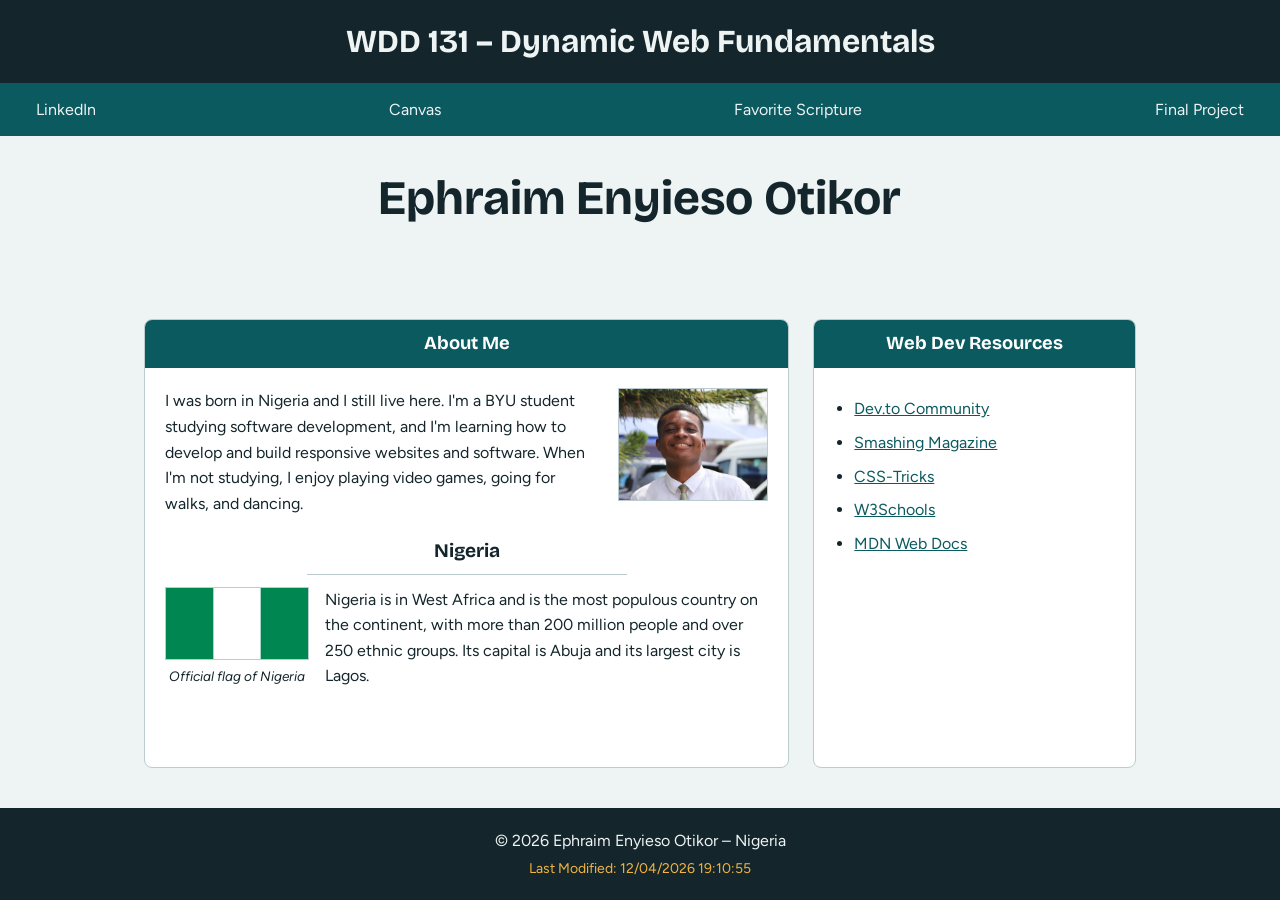
<file: index.html>
<!DOCTYPE html>
<html lang="en">
<head>
  <meta charset="UTF-8">
  <meta name="viewport" content="width=device-width, initial-scale=1">
  <title>WDD 131 – Dynamic Web Fundamentals – Ephraim Enyieso Otikor</title>
  <meta name="description" content="WDD 131 – Dynamic Web Fundamentals home page of Ephraim Enyieso Otikor, a BYU software student learning HTML, CSS, JavaScript, and responsive design.">
  <meta name="author" content="Ephraim Enyieso Otikor">
  <link rel="preconnect" href="https://fonts.googleapis.com">
  <link rel="preconnect" href="https://fonts.gstatic.com" crossorigin>
  <link href="https://fonts.googleapis.com/css2?family=Bricolage+Grotesque:wght@600;700&family=Figtree:wght@400;600&display=swap" rel="stylesheet">
  <link rel="stylesheet" href="styles/base.css">
  <script src="scripts/getdates.js" defer></script>
</head>
<body>
  <header>
    <span id="course-title">WDD 131 – Dynamic Web Fundamentals</span>
    <nav>
      <a href="https://www.linkedin.com/in/ephraim-otikor-4648b6253" target="_blank" rel="noopener">LinkedIn</a>
      <a href="https://byupw.instructure.com/" target="_blank" rel="noopener">Canvas</a>
      <a href="https://www.churchofjesuschrist.org/study/scriptures/bofm/mosiah/2?lang=eng&id=p41#p41" target="_blank" rel="noopener">Favorite Scripture</a>
      <a href="#">Final Project</a>
    </nav>
  </header>

  <main>
    <h1>Ephraim Enyieso Otikor</h1>

    <section class="card">
      <h2>About Me</h2>
      <div class="card-body">
        <div class="intro">
          <img class="portrait" src="images/ephraim.webp" alt="Ephraim smiling outdoors in a white shirt and green tie" width="300" height="400">
          <p>I was born in Nigeria and I still live here. I'm a BYU student studying software development, and I'm learning how to develop and build responsive websites and software. When I'm not studying, I enjoy playing video games, going for walks, and dancing.</p>
        </div>

        <div class="location">
          <h3>Nigeria</h3>
          <div class="location-body">
            <figure>
              <img src="images/nigeria-flag.svg" alt="Flag of Nigeria: green, white, and green vertical stripes" width="300" height="150">
              <figcaption>Official flag of Nigeria</figcaption>
            </figure>
            <p>Nigeria is in West Africa and is the most populous country on the continent, with more than 200 million people and over 250 ethnic groups. Its capital is Abuja and its largest city is Lagos.</p>
          </div>
        </div>
      </div>
    </section>

    <section class="card resources">
      <h2>Web Dev Resources</h2>
      <div class="card-body">
        <ul>
          <li><a href="https://dev.to/" target="_blank" rel="noopener">Dev.to Community</a></li>
          <li><a href="https://www.smashingmagazine.com/" target="_blank" rel="noopener">Smashing Magazine</a></li>
          <li><a href="https://css-tricks.com/" target="_blank" rel="noopener">CSS-Tricks</a></li>
          <li><a href="https://www.w3schools.com/" target="_blank" rel="noopener">W3Schools</a></li>
          <li><a href="https://developer.mozilla.org/" target="_blank" rel="noopener">MDN Web Docs</a></li>
        </ul>
      </div>
    </section>
  </main>

  <footer>
    <p>&copy; <span id="currentyear"></span> Ephraim Enyieso Otikor – Nigeria</p>
    <p id="lastModified"></p>
  </footer>
</body>
</html>
</file>
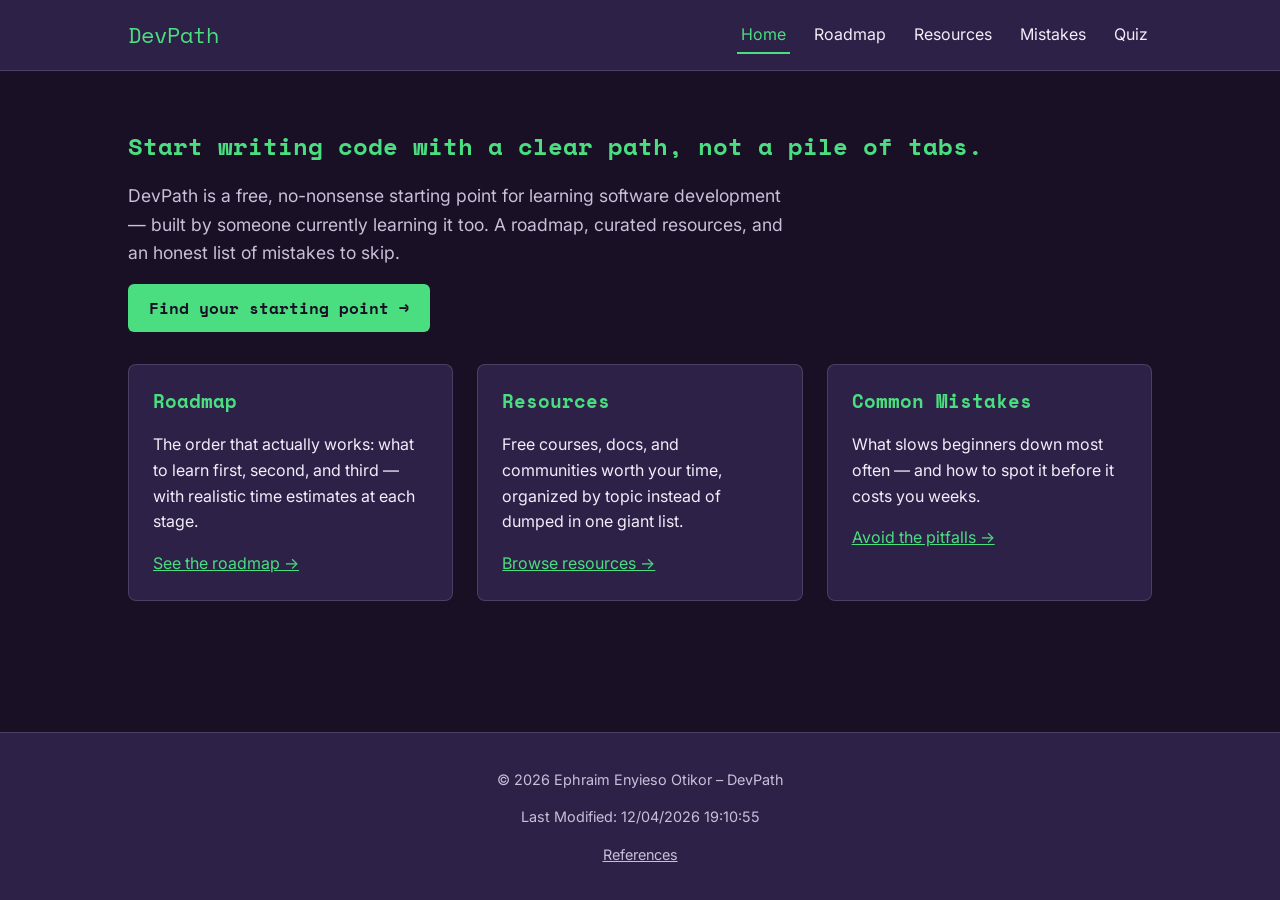
<file: project/index.html>
<!DOCTYPE html>
<html lang="en">
<head>
  <meta charset="UTF-8">
  <meta name="viewport" content="width=device-width, initial-scale=1">
  <title>DevPath – A Beginner's Guide to Software Development</title>
  <meta name="description" content="DevPath helps new programmers start software development with a clear roadmap, curated resources, common mistakes to avoid, and an interactive quiz.">
  <meta name="author" content="Ephraim Enyieso Otikor">
  <link rel="preconnect" href="https://fonts.googleapis.com">
  <link rel="preconnect" href="https://fonts.gstatic.com" crossorigin>
  <link href="https://fonts.googleapis.com/css2?family=Space+Mono:wght@400;700&family=Inter:wght@400;600&display=swap" rel="stylesheet">
  <link rel="stylesheet" href="styles/devpath.css">
  <script src="scripts/main.js" defer></script>
</head>
<body>
  <header>
    <div class="site-header-inner">
      <a href="index.html" class="logo">DevPath</a>
      <nav>
        <a href="index.html" aria-current="page">Home</a>
        <a href="roadmap.html">Roadmap</a>
        <a href="resources.html">Resources</a>
        <a href="mistakes.html">Mistakes</a>
        <a href="quiz.html">Quiz</a>
      </nav>
    </div>
  </header>

  <main>
    <section class="hero">
      <h1>Start writing code with a clear path, not a pile of tabs.</h1>
      <p class="lede">DevPath is a free, no-nonsense starting point for learning software development — built by someone currently learning it too. A roadmap, curated resources, and an honest list of mistakes to skip.</p>
      <a href="quiz.html" class="button">Find your starting point →</a>
    </section>

    <section class="card-grid">
      <article class="card">
        <h3>Roadmap</h3>
        <p>The order that actually works: what to learn first, second, and third — with realistic time estimates at each stage.</p>
        <a href="roadmap.html">See the roadmap →</a>
      </article>

      <article class="card">
        <h3>Resources</h3>
        <p>Free courses, docs, and communities worth your time, organized by topic instead of dumped in one giant list.</p>
        <a href="resources.html">Browse resources →</a>
      </article>

      <article class="card">
        <h3>Common Mistakes</h3>
        <p>What slows beginners down most often — and how to spot it before it costs you weeks.</p>
        <a href="mistakes.html">Avoid the pitfalls →</a>
      </article>
    </section>
  </main>

  <footer>
    <p>&copy; <span id="currentyear"></span> Ephraim Enyieso Otikor – DevPath</p>
    <p id="lastModified"></p>
    <p><a href="references.html">References</a></p>
  </footer>
</body>
</html>
</file>
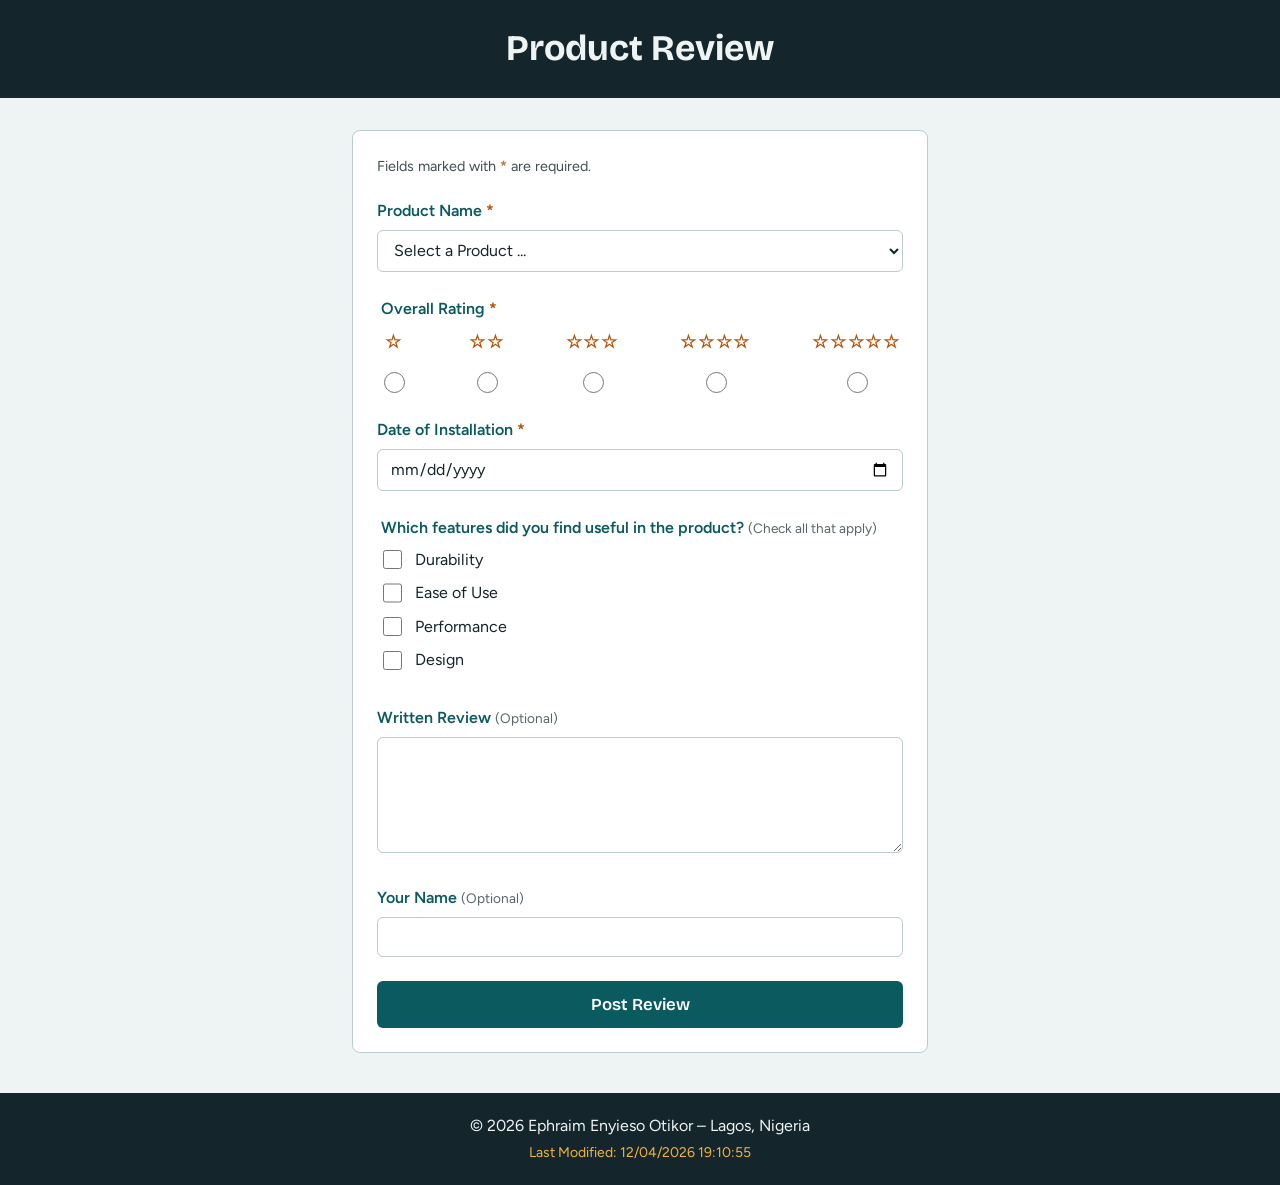
<file: form.html>
<!DOCTYPE html>
<html lang="en">
<head>
  <meta charset="UTF-8">
  <meta name="viewport" content="width=device-width, initial-scale=1">
  <title>WDD 131 – Product Review Form</title>
  <meta name="description" content="A product review submission form for WDD 131 Dynamic Web Fundamentals, built by Ephraim Enyieso Otikor.">
  <meta name="author" content="Ephraim Enyieso Otikor">
  <link rel="preconnect" href="https://fonts.googleapis.com">
  <link rel="preconnect" href="https://fonts.gstatic.com" crossorigin>
  <link href="https://fonts.googleapis.com/css2?family=Bricolage+Grotesque:wght@600;700&family=Figtree:wght@400;600&display=swap" rel="stylesheet">
  <link rel="stylesheet" href="styles/form.css">
  <script src="scripts/form.js" defer></script>
</head>
<body>
  <header>
    <h1>Product Review</h1>
  </header>

  <main>
    <form action="review.html" method="get">
        <p class="form-note">Fields marked with <span class="required-mark" aria-hidden="true">*</span> are required.</p>

      <div class="field">
        <label for="product">Product Name <span class="required-mark" aria-hidden="true">*</span></label>
        <select id="product" name="product" required>
          <option value="" disabled selected>Select a Product ...</option>
          <!-- Remaining options are added here by scripts/form.js -->
        </select>
      </div>

      <fieldset class="field rating-field">
        <legend>Overall Rating <span class="required-mark" aria-hidden="true">*</span></legend>
        <div class="rating">
          <span class="rating-item">
            <label for="rating-1"><span class="stars">&star;</span></label>
            <input type="radio" id="rating-1" name="rating" value="1" required>
          </span>
          <span class="rating-item">
            <label for="rating-2"><span class="stars">&star;&star;</span></label>
            <input type="radio" id="rating-2" name="rating" value="2" required>
          </span>
          <span class="rating-item">
            <label for="rating-3"><span class="stars">&star;&star;&star;</span></label>
            <input type="radio" id="rating-3" name="rating" value="3" required>
          </span>
          <span class="rating-item">
            <label for="rating-4"><span class="stars">&star;&star;&star;&star;</span></label>
            <input type="radio" id="rating-4" name="rating" value="4" required>
          </span>
          <span class="rating-item">
            <label for="rating-5"><span class="stars">&star;&star;&star;&star;&star;</span></label>
            <input type="radio" id="rating-5" name="rating" value="5" required>
          </span>
        </div>
      </fieldset>

      <div class="field">
        <label for="install-date">Date of Installation <span class="required-mark" aria-hidden="true">*</span></label>
        <input type="date" id="install-date" name="install-date" required>
      </div>

      <fieldset class="field">
        <legend>Which features did you find useful in the product? <span class="hint">(Check all that apply)</span></legend>

        <div class="checkbox-row">
          <input type="checkbox" id="feature-durability" name="features" value="Durability">
          <label for="feature-durability">Durability</label>
        </div>

        <div class="checkbox-row">
          <input type="checkbox" id="feature-ease" name="features" value="Ease of Use">
          <label for="feature-ease">Ease of Use</label>
        </div>

        <div class="checkbox-row">
          <input type="checkbox" id="feature-performance" name="features" value="Performance">
          <label for="feature-performance">Performance</label>
        </div>

        <div class="checkbox-row">
          <input type="checkbox" id="feature-design" name="features" value="Design">
          <label for="feature-design">Design</label>
        </div>
      </fieldset>

      <div class="field">
        <label for="review">Written Review <span class="hint">(Optional)</span></label>
        <textarea id="review" name="review" rows="5"></textarea>
      </div>

      <div class="field">
        <label for="username">Your Name <span class="hint">(Optional)</span></label>
        <input type="text" id="username" name="username">
      </div>

      <div class="field">
        <input type="submit" value="Post Review">
      </div>
    </form>
  </main>

  <footer>
    <p>&copy; <span id="currentyear"></span> Ephraim Enyieso Otikor – Lagos, Nigeria</p>
    <p id="lastModified"></p>
  </footer>
</body>
</html>
</file>
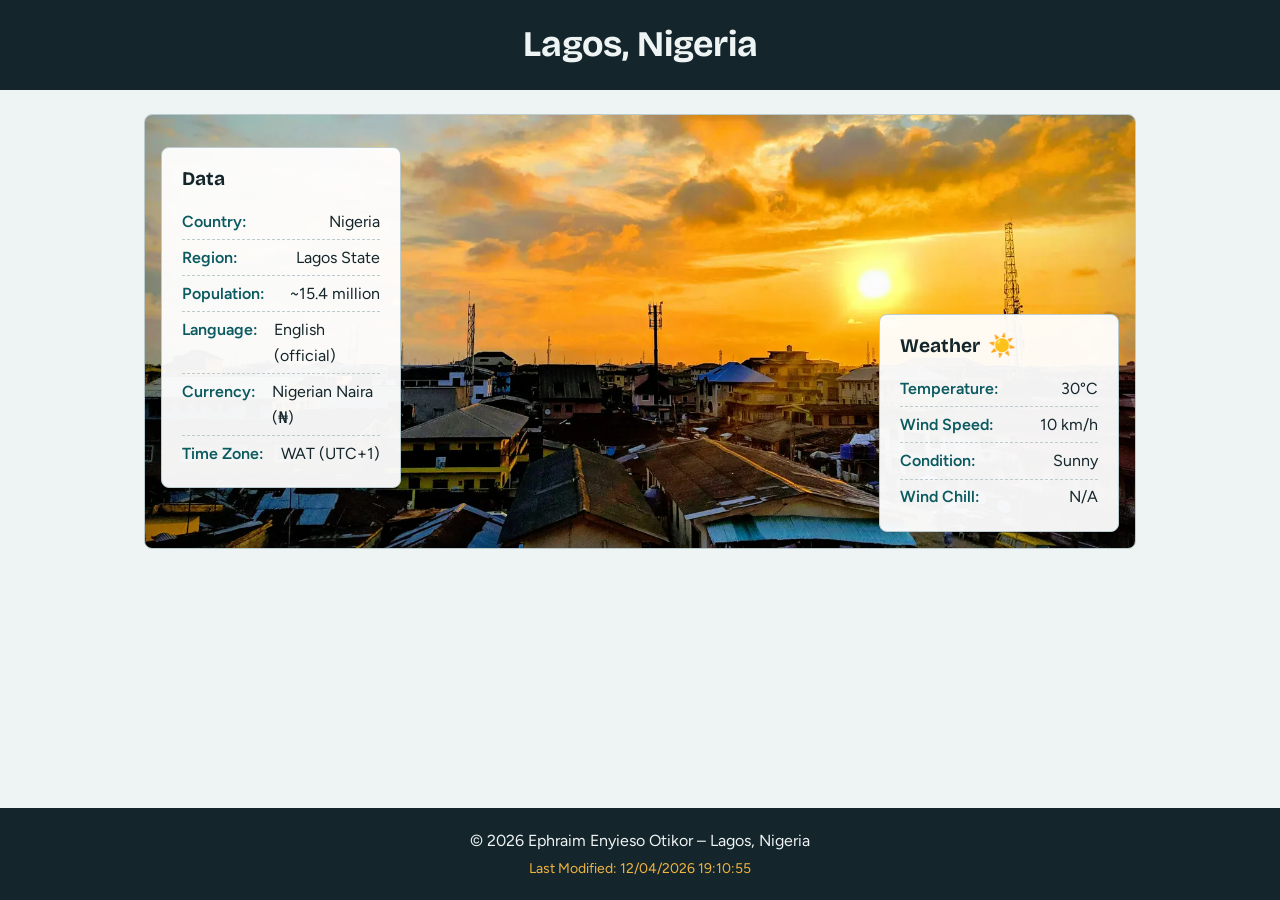
<file: place.html>
<!DOCTYPE html>
<html lang="en">
<head>
  <meta charset="UTF-8">
  <meta name="viewport" content="width=device-width, initial-scale=1">
  <title>WDD 131 – Place Page – Lagos, Nigeria</title>
  <meta name="description" content="A place page about Lagos, Nigeria, built for WDD 131 Dynamic Web Fundamentals by Ephraim Enyieso Otikor.">
  <meta name="author" content="Ephraim Enyieso Otikor">
  <link rel="preconnect" href="https://fonts.googleapis.com">
  <link rel="preconnect" href="https://fonts.gstatic.com" crossorigin>
  <link href="https://fonts.googleapis.com/css2?family=Bricolage+Grotesque:wght@600;700&family=Figtree:wght@400;600&display=swap" rel="stylesheet">
  <link rel="stylesheet" href="styles/place.css">
  <script src="scripts/place.js" defer></script>
</head>
<body>
  <header>
    <h1>Lagos, Nigeria</h1>
  </header>

  <main>
    <div class="hero-frame">
      <picture>
        <source media="(max-width: 600px)" srcset="images/hero-mobile.webp">
        <img src="images/hero-wide.webp" alt="Sunset over the rooftops of Lagos, Nigeria" width="1600" height="700">
      </picture>

      <section class="card data-card">
        <h2>Data</h2>
        <ul>
          <li><span class="label">Country:</span> <span class="value">Nigeria</span></li>
          <li><span class="label">Region:</span> <span class="value">Lagos State</span></li>
          <li><span class="label">Population:</span> <span class="value">~15.4 million</span></li>
          <li><span class="label">Language:</span> <span class="value">English (official)</span></li>
          <li><span class="label">Currency:</span> <span class="value">Nigerian Naira (₦)</span></li>
          <li><span class="label">Time Zone:</span> <span class="value">WAT (UTC+1)</span></li>
        </ul>
      </section>

      <section class="card weather-card">
        <h2>
          Weather
          <img class="weather-icon" src="images/weather-sun.svg" alt="Sunny" width="28" height="28">
        </h2>
        <ul>
          <li><span class="label">Temperature:</span> <span class="value">30&deg;C</span></li>
          <li><span class="label">Wind Speed:</span> <span class="value">10 km/h</span></li>
          <li><span class="label">Condition:</span> <span class="value">Sunny</span></li>
          <li><span class="label">Wind Chill:</span> <span class="value" id="windchill"></span></li>
        </ul>
      </section>
    </div>
  </main>

  <footer>
    <p>&copy; <span id="currentyear"></span> Ephraim Enyieso Otikor – Lagos, Nigeria</p>
    <p id="lastModified"></p>
  </footer>
</body>
</html>
</file>
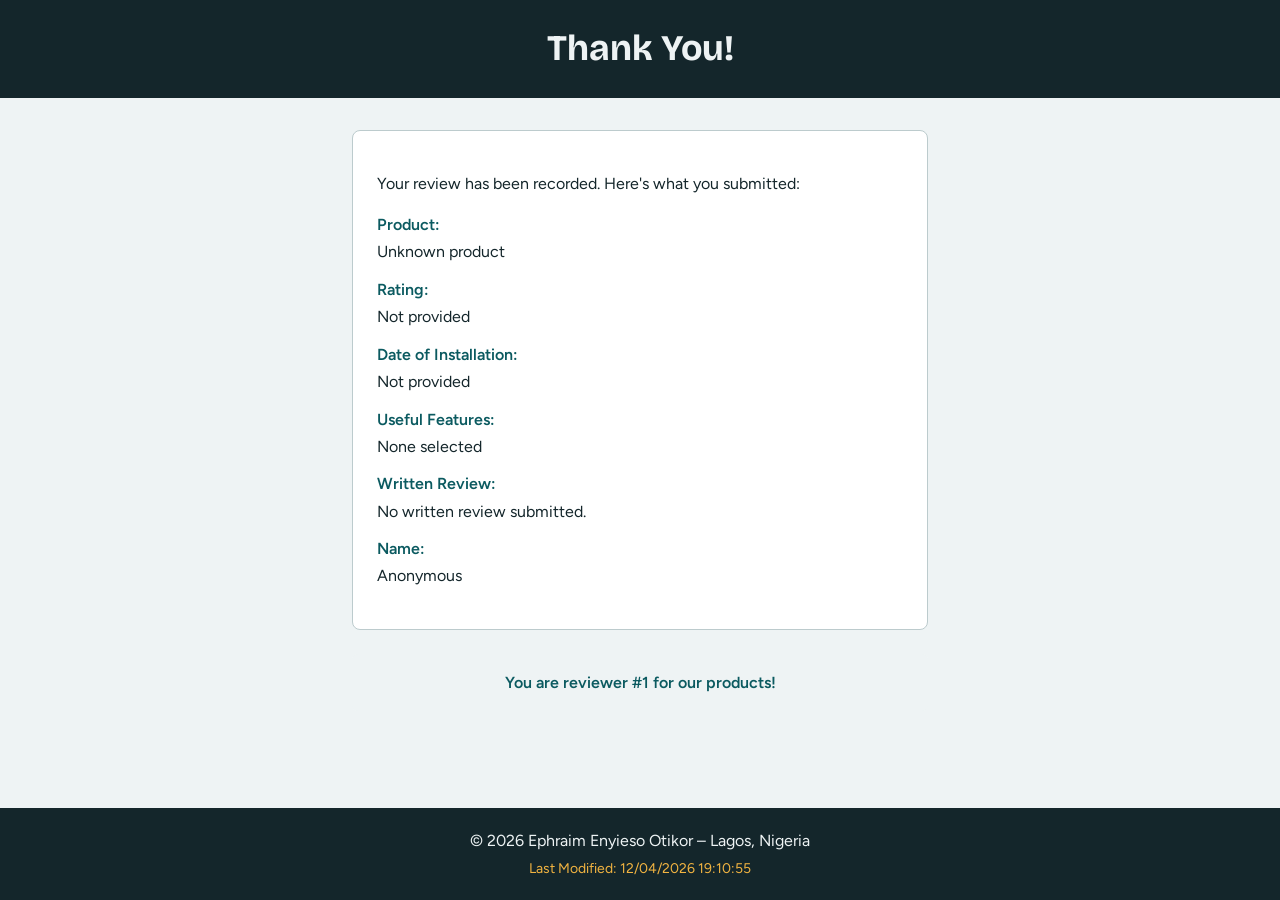
<file: review.html>
<!DOCTYPE html>
<html lang="en">
<head>
  <meta charset="UTF-8">
  <meta name="viewport" content="width=device-width, initial-scale=1">
  <title>WDD 131 – Review Submitted</title>
  <meta name="description" content="Confirmation page for a submitted product review, WDD 131 Dynamic Web Fundamentals, by Ephraim Enyieso Otikor.">
  <meta name="author" content="Ephraim Enyieso Otikor">
  <link rel="preconnect" href="https://fonts.googleapis.com">
  <link rel="preconnect" href="https://fonts.gstatic.com" crossorigin>
  <link href="https://fonts.googleapis.com/css2?family=Bricolage+Grotesque:wght@600;700&family=Figtree:wght@400;600&display=swap" rel="stylesheet">
  <link rel="stylesheet" href="styles/form.css">
  <script src="scripts/review.js" defer></script>
</head>
<body>
  <header>
    <h1>Thank You!</h1>
  </header>

  <main>
    <section class="summary">
      <p>Your review has been recorded. Here's what you submitted:</p>
      <dl>
        <dt>Product:</dt>
        <dd id="summary-product"></dd>

        <dt>Rating:</dt>
        <dd id="summary-rating"></dd>

        <dt>Date of Installation:</dt>
        <dd id="summary-date"></dd>

        <dt>Useful Features:</dt>
        <dd id="summary-features"></dd>

        <dt>Written Review:</dt>
        <dd id="summary-review"></dd>

        <dt>Name:</dt>
        <dd id="summary-name"></dd>
      </dl>
    </section>

    <p class="review-count">You are reviewer #<span id="review-count"></span> for our products!</p>
  </main>

  <footer>
    <p>&copy; <span id="currentyear"></span> Ephraim Enyieso Otikor – Lagos, Nigeria</p>
    <p id="lastModified"></p>
  </footer>
</body>
</html>
</file>
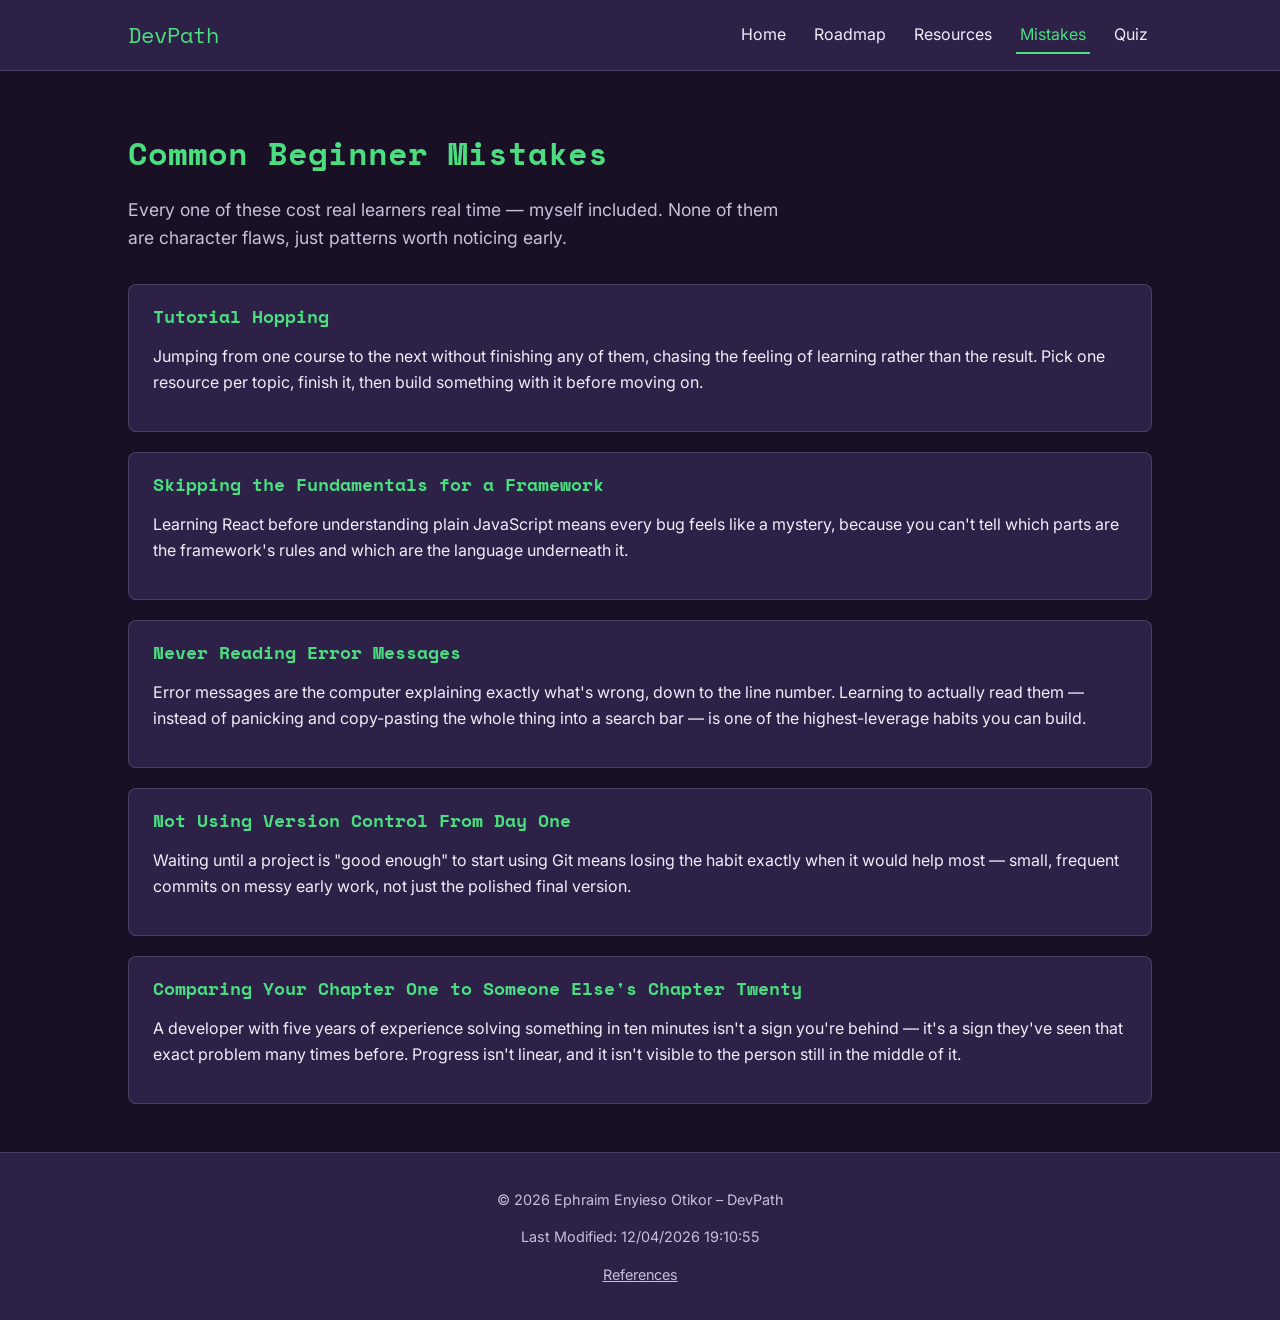
<file: project/mistakes.html>
<!DOCTYPE html>
<html lang="en">
<head>
  <meta charset="UTF-8">
  <meta name="viewport" content="width=device-width, initial-scale=1">
  <title>Common Mistakes – DevPath</title>
  <meta name="description" content="The mistakes that slow down new software developers most often, and how to avoid them.">
  <meta name="author" content="Ephraim Enyieso Otikor">
  <link rel="preconnect" href="https://fonts.googleapis.com">
  <link rel="preconnect" href="https://fonts.gstatic.com" crossorigin>
  <link href="https://fonts.googleapis.com/css2?family=Space+Mono:wght@400;700&family=Inter:wght@400;600&display=swap" rel="stylesheet">
  <link rel="stylesheet" href="styles/devpath.css">
  <script src="scripts/main.js" defer></script>
</head>
<body>
  <header>
    <div class="site-header-inner">
      <a href="index.html" class="logo">DevPath</a>
      <nav>
        <a href="index.html">Home</a>
        <a href="roadmap.html">Roadmap</a>
        <a href="resources.html">Resources</a>
        <a href="mistakes.html" aria-current="page">Mistakes</a>
        <a href="quiz.html">Quiz</a>
      </nav>
    </div>
  </header>

  <main>
    <h1>Common Beginner Mistakes</h1>
    <p class="lede">Every one of these cost real learners real time — myself included. None of them are character flaws, just patterns worth noticing early.</p>

    <div class="mistake-list">
      <article class="mistake">
        <h2>Tutorial Hopping</h2>
        <p>Jumping from one course to the next without finishing any of them, chasing the feeling of learning rather than the result. Pick one resource per topic, finish it, then build something with it before moving on.</p>
      </article>

      <article class="mistake">
        <h2>Skipping the Fundamentals for a Framework</h2>
        <p>Learning React before understanding plain JavaScript means every bug feels like a mystery, because you can't tell which parts are the framework's rules and which are the language underneath it.</p>
      </article>

      <article class="mistake">
        <h2>Never Reading Error Messages</h2>
        <p>Error messages are the computer explaining exactly what's wrong, down to the line number. Learning to actually read them — instead of panicking and copy-pasting the whole thing into a search bar — is one of the highest-leverage habits you can build.</p>
      </article>

      <article class="mistake">
        <h2>Not Using Version Control From Day One</h2>
        <p>Waiting until a project is "good enough" to start using Git means losing the habit exactly when it would help most — small, frequent commits on messy early work, not just the polished final version.</p>
      </article>

      <article class="mistake">
        <h2>Comparing Your Chapter One to Someone Else's Chapter Twenty</h2>
        <p>A developer with five years of experience solving something in ten minutes isn't a sign you're behind — it's a sign they've seen that exact problem many times before. Progress isn't linear, and it isn't visible to the person still in the middle of it.</p>
      </article>
    </div>
  </main>

  <footer>
    <p>&copy; <span id="currentyear"></span> Ephraim Enyieso Otikor – DevPath</p>
    <p id="lastModified"></p>
    <p><a href="references.html">References</a></p>
  </footer>
</body>
</html>
</file>
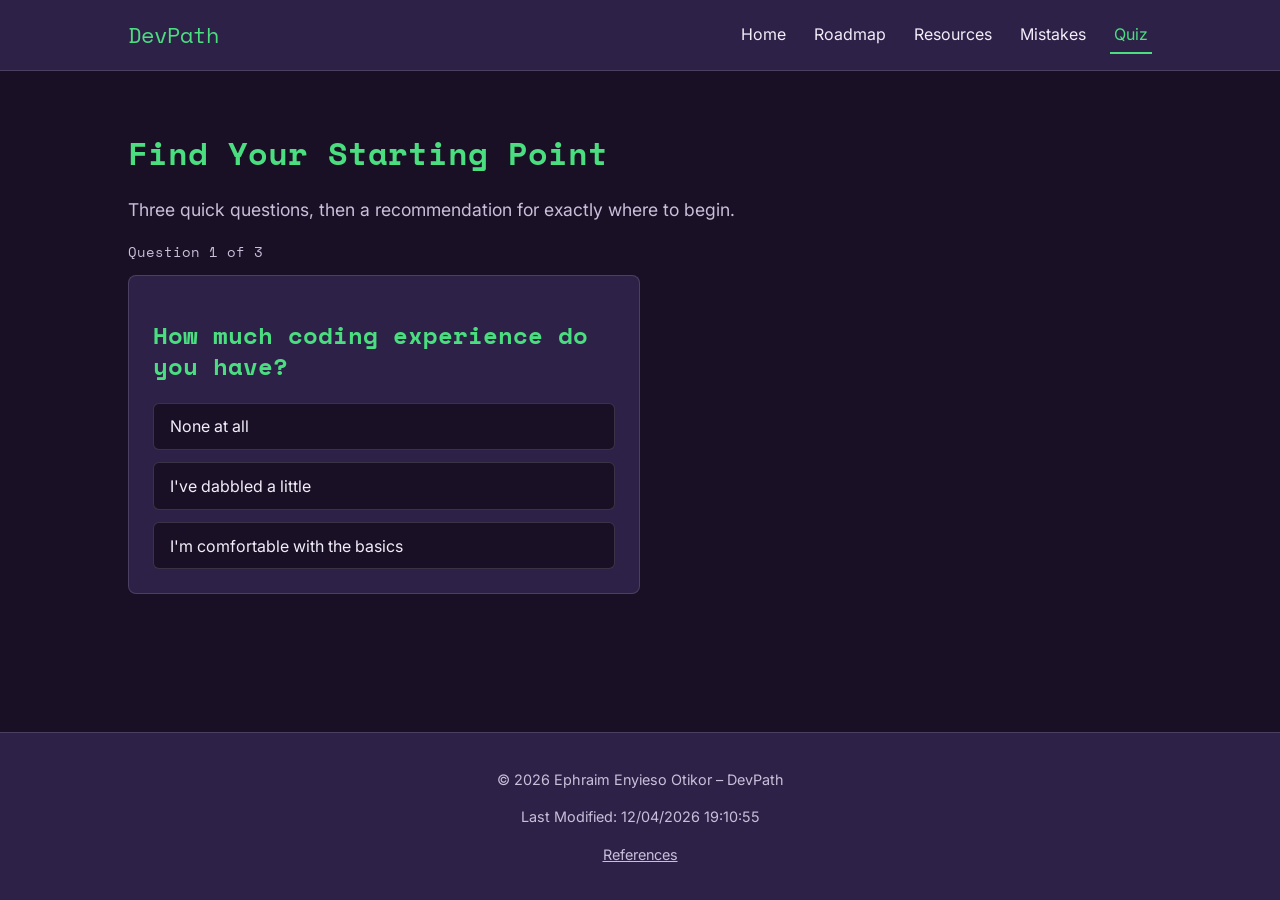
<file: project/quiz.html>
<!DOCTYPE html>
<html lang="en">
<head>
  <meta charset="UTF-8">
  <meta name="viewport" content="width=device-width, initial-scale=1">
  <title>Find Your Starting Point – DevPath</title>
  <meta name="description" content="An interactive quiz that recommends where to start learning software development, based on your experience, interests, and available time.">
  <meta name="author" content="Ephraim Enyieso Otikor">
  <link rel="preconnect" href="https://fonts.googleapis.com">
  <link rel="preconnect" href="https://fonts.gstatic.com" crossorigin>
  <link href="https://fonts.googleapis.com/css2?family=Space+Mono:wght@400;700&family=Inter:wght@400;600&display=swap" rel="stylesheet">
  <link rel="stylesheet" href="styles/devpath.css">
  <script src="scripts/main.js" defer></script>
  <script src="scripts/quiz.js" defer></script>
</head>
<body>
  <header>
    <div class="site-header-inner">
      <a href="index.html" class="logo">DevPath</a>
      <nav>
        <a href="index.html">Home</a>
        <a href="roadmap.html">Roadmap</a>
        <a href="resources.html">Resources</a>
        <a href="mistakes.html">Mistakes</a>
        <a href="quiz.html" aria-current="page">Quiz</a>
      </nav>
    </div>
  </header>

  <main>
    <h1>Find Your Starting Point</h1>
    <p class="lede">Three quick questions, then a recommendation for exactly where to begin.</p>

    <div id="quiz-app"></div>
  </main>

  <footer>
    <p>&copy; <span id="currentyear"></span> Ephraim Enyieso Otikor – DevPath</p>
    <p id="lastModified"></p>
    <p><a href="references.html">References</a></p>
  </footer>
</body>
</html>
</file>
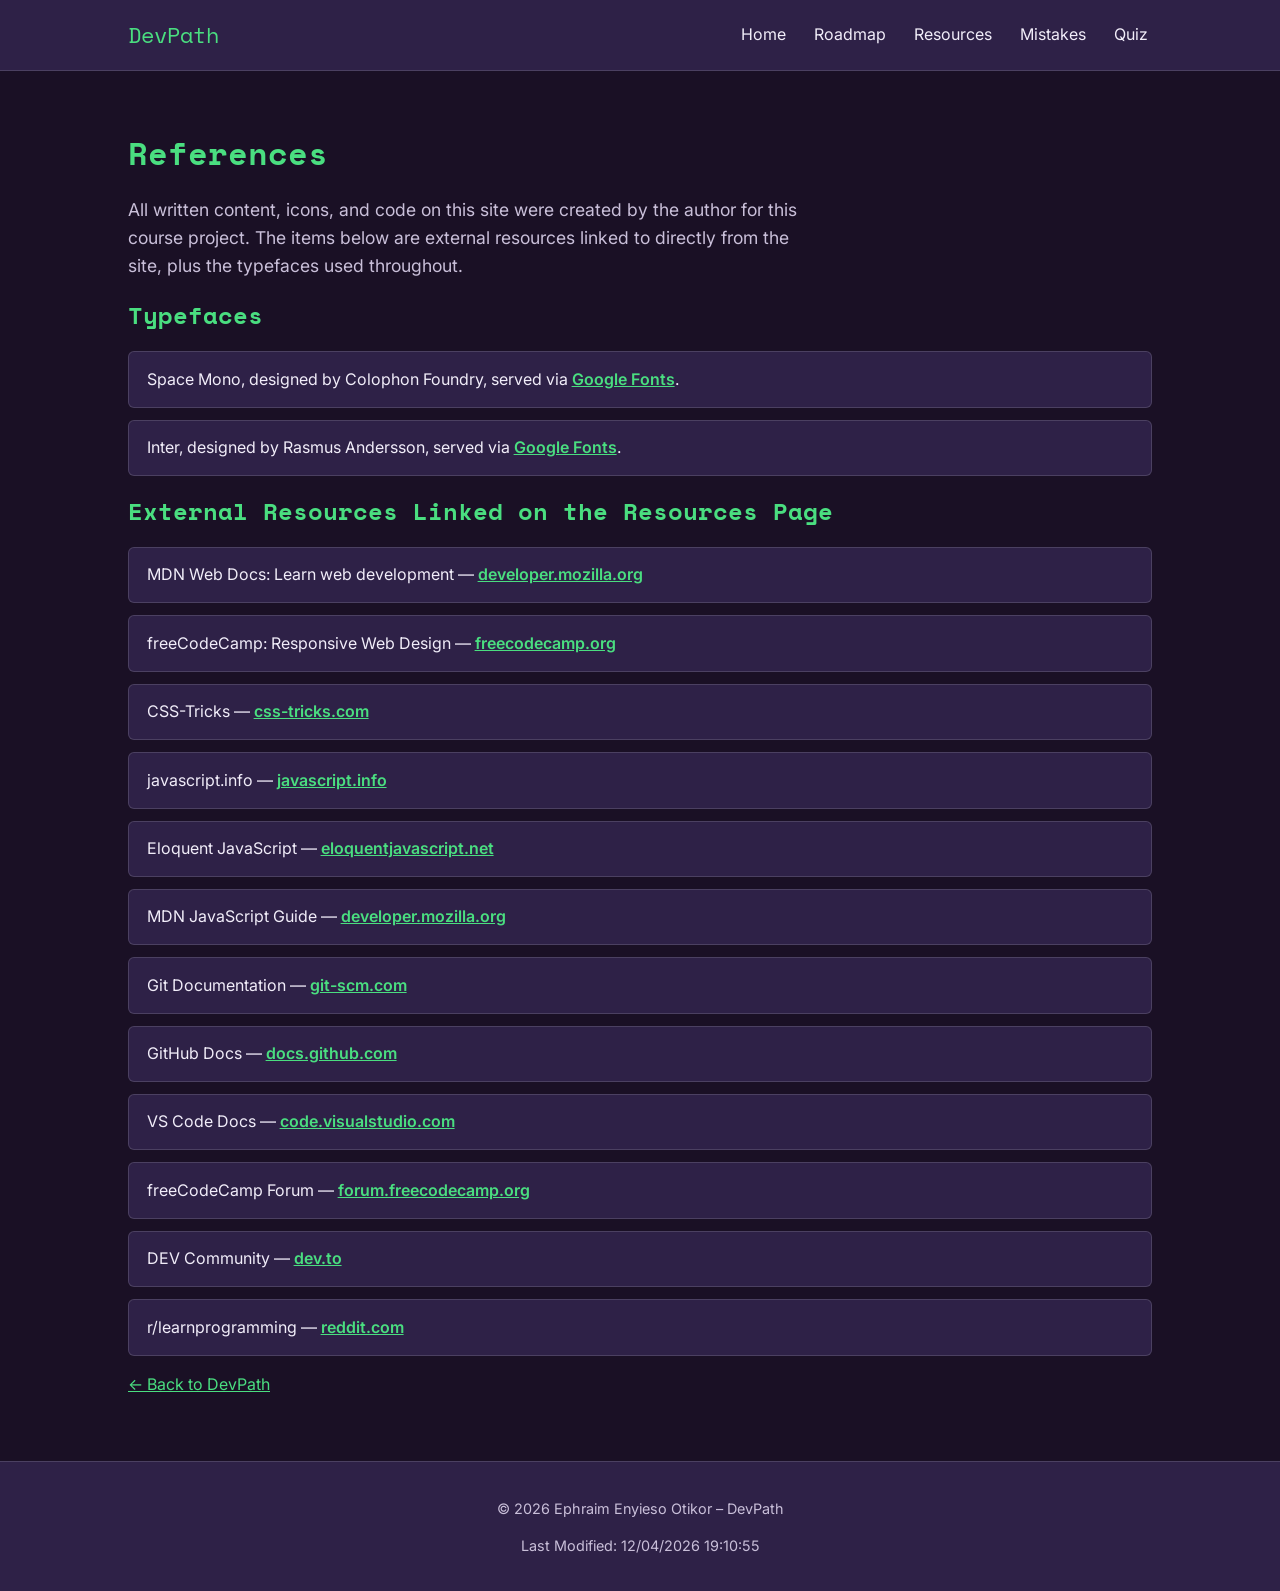
<file: project/references.html>
<!DOCTYPE html>
<html lang="en">
<head>
  <meta charset="UTF-8">
  <meta name="viewport" content="width=device-width, initial-scale=1">
  <title>References – DevPath</title>
  <meta name="description" content="Citations for fonts and external resources referenced throughout the DevPath website.">
  <meta name="author" content="Ephraim Enyieso Otikor">
  <link rel="preconnect" href="https://fonts.googleapis.com">
  <link rel="preconnect" href="https://fonts.gstatic.com" crossorigin>
  <link href="https://fonts.googleapis.com/css2?family=Space+Mono:wght@400;700&family=Inter:wght@400;600&display=swap" rel="stylesheet">
  <link rel="stylesheet" href="styles/devpath.css">
  <script src="scripts/main.js" defer></script>
</head>
<body>
  <header>
    <div class="site-header-inner">
      <a href="index.html" class="logo">DevPath</a>
      <nav>
        <a href="index.html">Home</a>
        <a href="roadmap.html">Roadmap</a>
        <a href="resources.html">Resources</a>
        <a href="mistakes.html">Mistakes</a>
        <a href="quiz.html">Quiz</a>
      </nav>
    </div>
  </header>

  <main>
    <h1>References</h1>
    <p class="lede">All written content, icons, and code on this site were created by the author for this course project. The items below are external resources linked to directly from the site, plus the typefaces used throughout.</p>

    <h2>Typefaces</h2>
    <ul class="resource-list">
      <li>Space Mono, designed by Colophon Foundry, served via <a href="https://fonts.google.com/specimen/Space+Mono" target="_blank" rel="noopener">Google Fonts</a>.</li>
      <li>Inter, designed by Rasmus Andersson, served via <a href="https://fonts.google.com/specimen/Inter" target="_blank" rel="noopener">Google Fonts</a>.</li>
    </ul>

    <h2>External Resources Linked on the Resources Page</h2>
    <ul class="resource-list">
      <li>MDN Web Docs: Learn web development — <a href="https://developer.mozilla.org/en-US/docs/Learn" target="_blank" rel="noopener">developer.mozilla.org</a></li>
      <li>freeCodeCamp: Responsive Web Design — <a href="https://www.freecodecamp.org/learn/2022/responsive-web-design/" target="_blank" rel="noopener">freecodecamp.org</a></li>
      <li>CSS-Tricks — <a href="https://css-tricks.com/" target="_blank" rel="noopener">css-tricks.com</a></li>
      <li>javascript.info — <a href="https://javascript.info/" target="_blank" rel="noopener">javascript.info</a></li>
      <li>Eloquent JavaScript — <a href="https://eloquentjavascript.net/" target="_blank" rel="noopener">eloquentjavascript.net</a></li>
      <li>MDN JavaScript Guide — <a href="https://developer.mozilla.org/en-US/docs/Web/JavaScript/Guide" target="_blank" rel="noopener">developer.mozilla.org</a></li>
      <li>Git Documentation — <a href="https://git-scm.com/doc" target="_blank" rel="noopener">git-scm.com</a></li>
      <li>GitHub Docs — <a href="https://docs.github.com/" target="_blank" rel="noopener">docs.github.com</a></li>
      <li>VS Code Docs — <a href="https://code.visualstudio.com/docs" target="_blank" rel="noopener">code.visualstudio.com</a></li>
      <li>freeCodeCamp Forum — <a href="https://forum.freecodecamp.org/" target="_blank" rel="noopener">forum.freecodecamp.org</a></li>
      <li>DEV Community — <a href="https://dev.to/" target="_blank" rel="noopener">dev.to</a></li>
      <li>r/learnprogramming — <a href="https://www.reddit.com/r/learnprogramming/" target="_blank" rel="noopener">reddit.com</a></li>
    </ul>

    <p><a href="index.html">&larr; Back to DevPath</a></p>
  </main>

  <footer>
    <p>&copy; <span id="currentyear"></span> Ephraim Enyieso Otikor – DevPath</p>
    <p id="lastModified"></p>
  </footer>
</body>
</html>
</file>
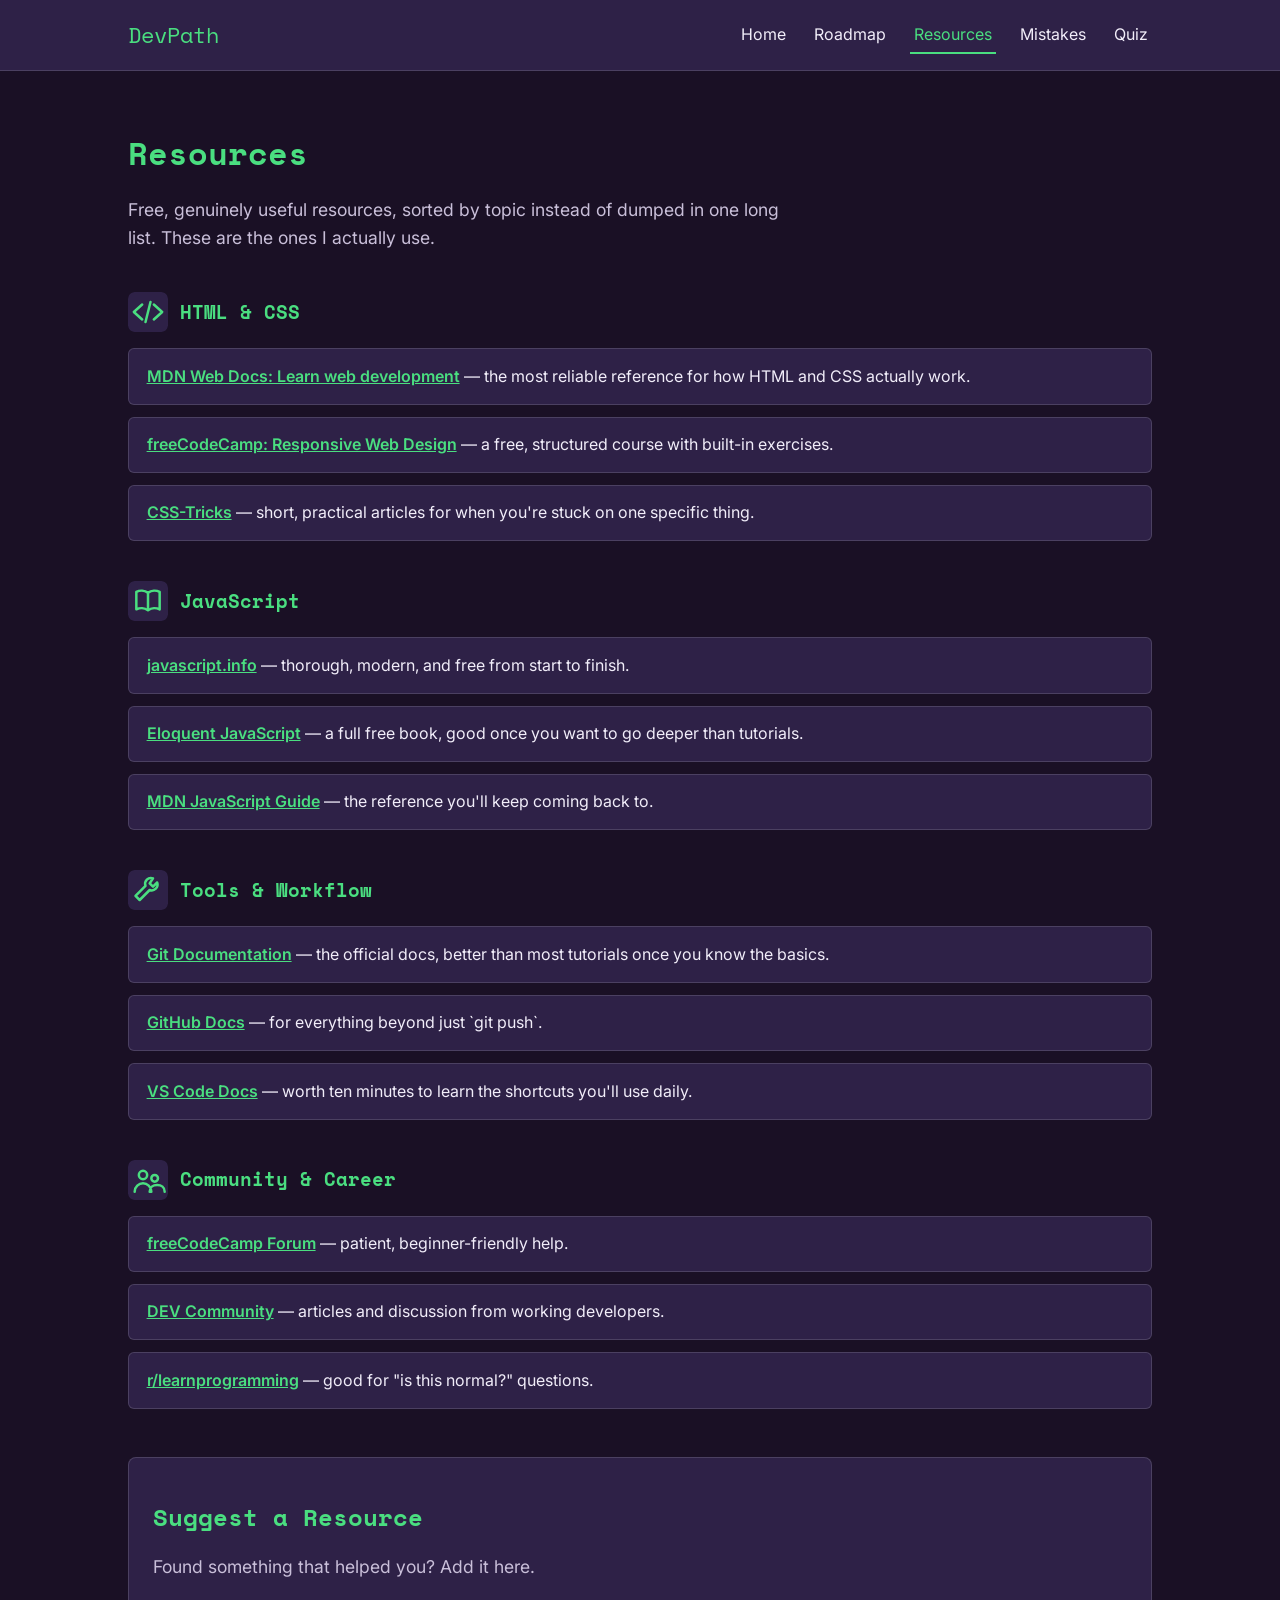
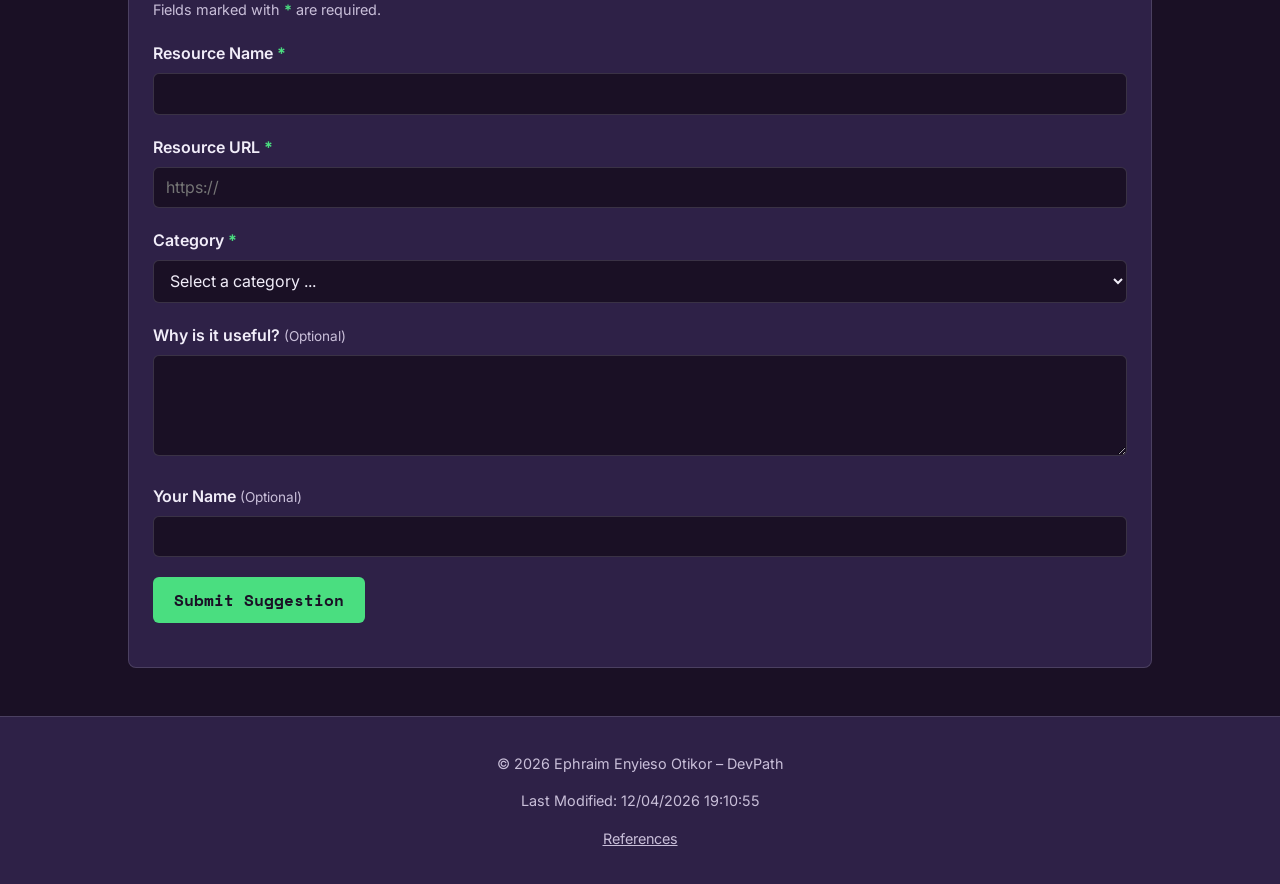
<file: project/resources.html>
<!DOCTYPE html>
<html lang="en">
<head>
  <meta charset="UTF-8">
  <meta name="viewport" content="width=device-width, initial-scale=1">
  <title>Resources – DevPath</title>
  <meta name="description" content="Curated free resources for learning software development, organized by topic, plus a form to suggest your own.">
  <meta name="author" content="Ephraim Enyieso Otikor">
  <link rel="preconnect" href="https://fonts.googleapis.com">
  <link rel="preconnect" href="https://fonts.gstatic.com" crossorigin>
  <link href="https://fonts.googleapis.com/css2?family=Space+Mono:wght@400;700&family=Inter:wght@400;600&display=swap" rel="stylesheet">
  <link rel="stylesheet" href="styles/devpath.css">
  <script src="scripts/main.js" defer></script>
</head>
<body>
  <header>
    <div class="site-header-inner">
      <a href="index.html" class="logo">DevPath</a>
      <nav>
        <a href="index.html">Home</a>
        <a href="roadmap.html">Roadmap</a>
        <a href="resources.html" aria-current="page">Resources</a>
        <a href="mistakes.html">Mistakes</a>
        <a href="quiz.html">Quiz</a>
      </nav>
    </div>
  </header>

  <main>
    <h1>Resources</h1>
    <p class="lede">Free, genuinely useful resources, sorted by topic instead of dumped in one long list. These are the ones I actually use.</p>

    <section class="resource-category">
      <h2><img src="images/icon-code.svg" alt="" width="40" height="40" loading="lazy"> HTML &amp; CSS</h2>
      <ul class="resource-list">
        <li><a href="https://developer.mozilla.org/en-US/docs/Learn" target="_blank" rel="noopener">MDN Web Docs: Learn web development</a> — the most reliable reference for how HTML and CSS actually work.</li>
        <li><a href="https://www.freecodecamp.org/learn/2022/responsive-web-design/" target="_blank" rel="noopener">freeCodeCamp: Responsive Web Design</a> — a free, structured course with built-in exercises.</li>
        <li><a href="https://css-tricks.com/" target="_blank" rel="noopener">CSS-Tricks</a> — short, practical articles for when you're stuck on one specific thing.</li>
      </ul>
    </section>

    <section class="resource-category">
      <h2><img src="images/icon-book.svg" alt="" width="40" height="40" loading="lazy"> JavaScript</h2>
      <ul class="resource-list">
        <li><a href="https://javascript.info/" target="_blank" rel="noopener">javascript.info</a> — thorough, modern, and free from start to finish.</li>
        <li><a href="https://eloquentjavascript.net/" target="_blank" rel="noopener">Eloquent JavaScript</a> — a full free book, good once you want to go deeper than tutorials.</li>
        <li><a href="https://developer.mozilla.org/en-US/docs/Web/JavaScript/Guide" target="_blank" rel="noopener">MDN JavaScript Guide</a> — the reference you'll keep coming back to.</li>
      </ul>
    </section>

    <section class="resource-category">
      <h2><img src="images/icon-tools.svg" alt="" width="40" height="40" loading="lazy"> Tools &amp; Workflow</h2>
      <ul class="resource-list">
        <li><a href="https://git-scm.com/doc" target="_blank" rel="noopener">Git Documentation</a> — the official docs, better than most tutorials once you know the basics.</li>
        <li><a href="https://docs.github.com/" target="_blank" rel="noopener">GitHub Docs</a> — for everything beyond just `git push`.</li>
        <li><a href="https://code.visualstudio.com/docs" target="_blank" rel="noopener">VS Code Docs</a> — worth ten minutes to learn the shortcuts you'll use daily.</li>
      </ul>
    </section>

    <section class="resource-category">
      <h2><img src="images/icon-people.svg" alt="" width="40" height="40" loading="lazy"> Community &amp; Career</h2>
      <ul class="resource-list">
        <li><a href="https://forum.freecodecamp.org/" target="_blank" rel="noopener">freeCodeCamp Forum</a> — patient, beginner-friendly help.</li>
        <li><a href="https://dev.to/" target="_blank" rel="noopener">DEV Community</a> — articles and discussion from working developers.</li>
        <li><a href="https://www.reddit.com/r/learnprogramming/" target="_blank" rel="noopener">r/learnprogramming</a> — good for "is this normal?" questions.</li>
      </ul>
    </section>

    <section class="suggest-form">
      <h2>Suggest a Resource</h2>
      <p class="lede">Found something that helped you? Add it here.</p>

      <form action="thanks.html" method="get">
        <p class="form-note">Fields marked with <span class="required-mark" aria-hidden="true">*</span> are required.</p>

        <div class="field">
          <label for="resource-name">Resource Name <span class="required-mark" aria-hidden="true">*</span></label>
          <input type="text" id="resource-name" name="resource-name" required>
        </div>

        <div class="field">
          <label for="resource-url">Resource URL <span class="required-mark" aria-hidden="true">*</span></label>
          <input type="url" id="resource-url" name="resource-url" placeholder="https://" required>
        </div>

        <div class="field">
          <label for="category">Category <span class="required-mark" aria-hidden="true">*</span></label>
          <select id="category" name="category" required>
            <option value="" disabled selected>Select a category ...</option>
            <option value="html-css">HTML &amp; CSS</option>
            <option value="javascript">JavaScript</option>
            <option value="tools">Tools &amp; Workflow</option>
            <option value="community">Community &amp; Career</option>
            <option value="other">Other</option>
          </select>
        </div>

        <div class="field">
          <label for="why-useful">Why is it useful? <span class="hint">(Optional)</span></label>
          <textarea id="why-useful" name="why-useful" rows="4"></textarea>
        </div>

        <div class="field">
          <label for="suggester-name">Your Name <span class="hint">(Optional)</span></label>
          <input type="text" id="suggester-name" name="suggester-name">
        </div>

        <div class="field">
          <input type="submit" value="Submit Suggestion" class="button">
        </div>
      </form>
    </section>
  </main>

  <footer>
    <p>&copy; <span id="currentyear"></span> Ephraim Enyieso Otikor – DevPath</p>
    <p id="lastModified"></p>
    <p><a href="references.html">References</a></p>
  </footer>
</body>
</html>
</file>
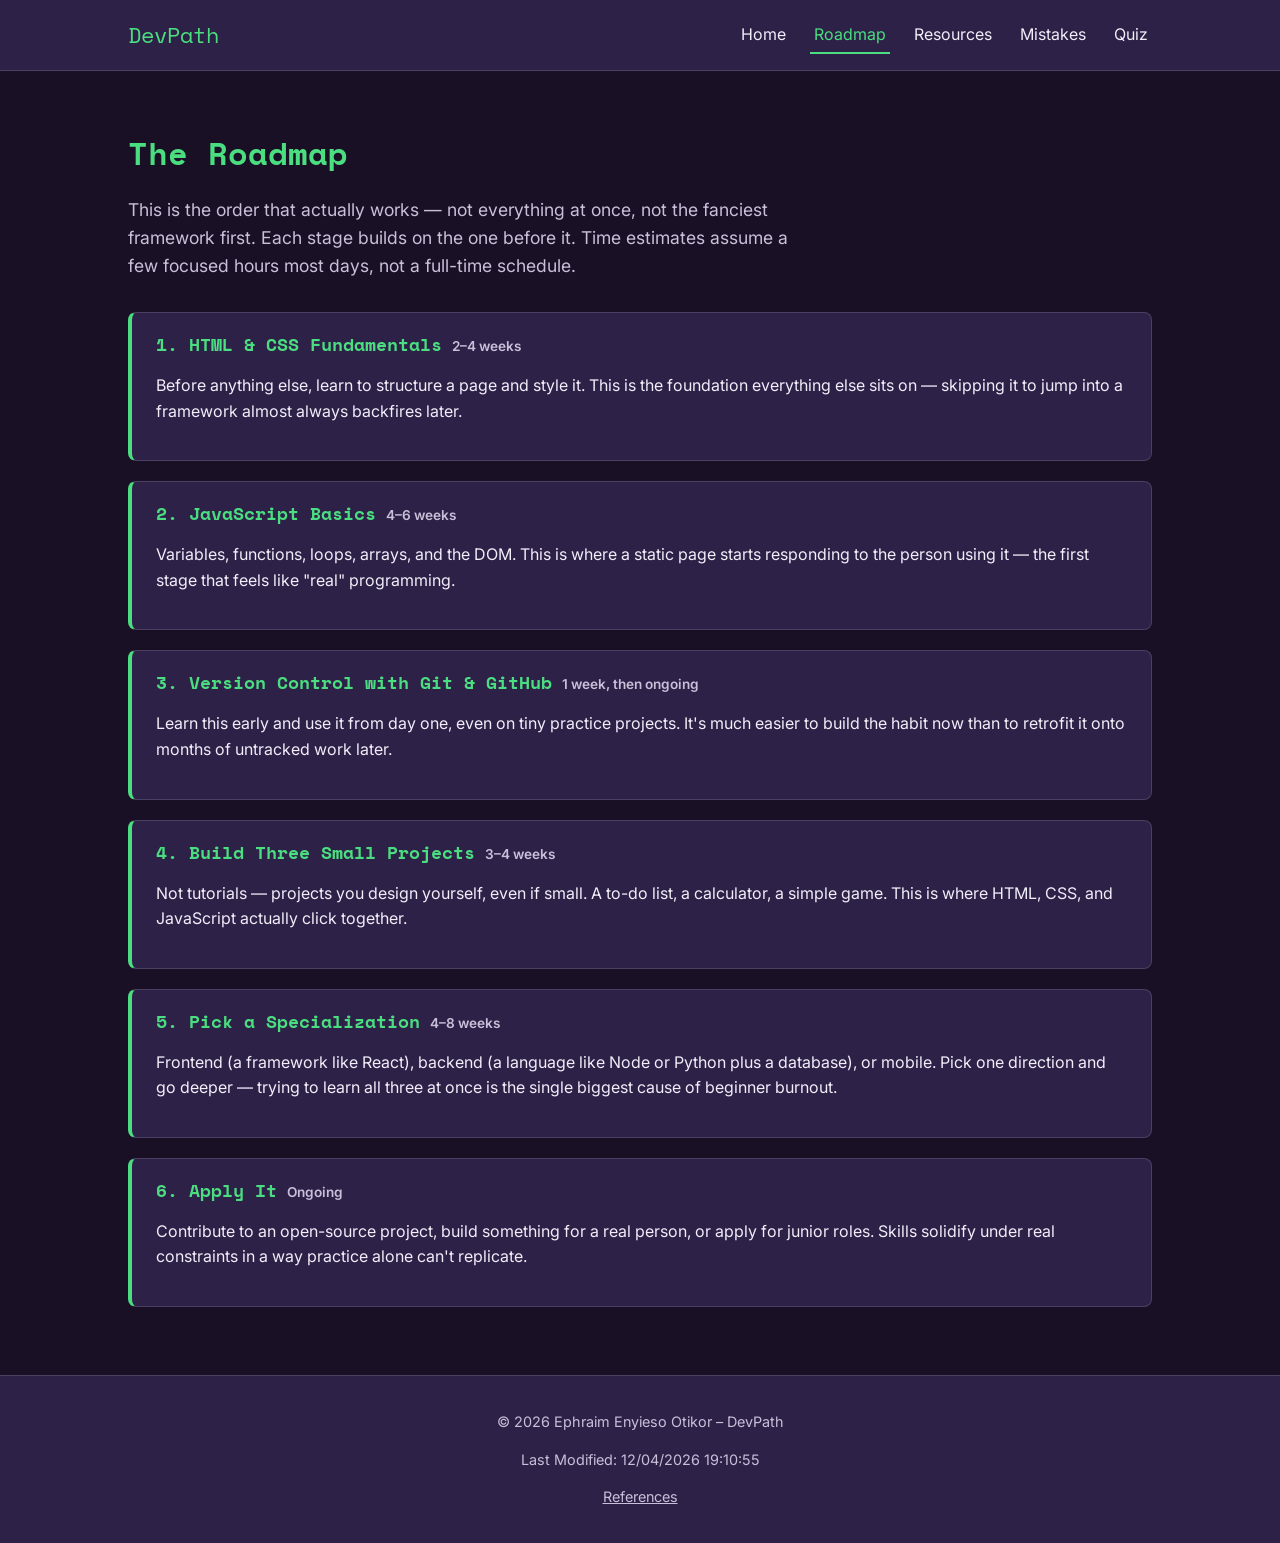
<file: project/roadmap.html>
<!DOCTYPE html>
<html lang="en">
<head>
  <meta charset="UTF-8">
  <meta name="viewport" content="width=device-width, initial-scale=1">
  <title>Roadmap – DevPath</title>
  <meta name="description" content="A step-by-step learning roadmap for beginner software developers, with realistic time estimates for each stage.">
  <meta name="author" content="Ephraim Enyieso Otikor">
  <link rel="preconnect" href="https://fonts.googleapis.com">
  <link rel="preconnect" href="https://fonts.gstatic.com" crossorigin>
  <link href="https://fonts.googleapis.com/css2?family=Space+Mono:wght@400;700&family=Inter:wght@400;600&display=swap" rel="stylesheet">
  <link rel="stylesheet" href="styles/devpath.css">
  <script src="scripts/main.js" defer></script>
</head>
<body>
  <header>
    <div class="site-header-inner">
      <a href="index.html" class="logo">DevPath</a>
      <nav>
        <a href="index.html">Home</a>
        <a href="roadmap.html" aria-current="page">Roadmap</a>
        <a href="resources.html">Resources</a>
        <a href="mistakes.html">Mistakes</a>
        <a href="quiz.html">Quiz</a>
      </nav>
    </div>
  </header>

  <main>
    <h1>The Roadmap</h1>
    <p class="lede">This is the order that actually works — not everything at once, not the fanciest framework first. Each stage builds on the one before it. Time estimates assume a few focused hours most days, not a full-time schedule.</p>

    <ol class="roadmap-list">
      <li>
        <h2>1. HTML &amp; CSS Fundamentals <span class="time">2–4 weeks</span></h2>
        <p>Before anything else, learn to structure a page and style it. This is the foundation everything else sits on — skipping it to jump into a framework almost always backfires later.</p>
      </li>

      <li>
        <h2>2. JavaScript Basics <span class="time">4–6 weeks</span></h2>
        <p>Variables, functions, loops, arrays, and the DOM. This is where a static page starts responding to the person using it — the first stage that feels like "real" programming.</p>
      </li>

      <li>
        <h2>3. Version Control with Git &amp; GitHub <span class="time">1 week, then ongoing</span></h2>
        <p>Learn this early and use it from day one, even on tiny practice projects. It's much easier to build the habit now than to retrofit it onto months of untracked work later.</p>
      </li>

      <li>
        <h2>4. Build Three Small Projects <span class="time">3–4 weeks</span></h2>
        <p>Not tutorials — projects you design yourself, even if small. A to-do list, a calculator, a simple game. This is where HTML, CSS, and JavaScript actually click together.</p>
      </li>

      <li>
        <h2>5. Pick a Specialization <span class="time">4–8 weeks</span></h2>
        <p>Frontend (a framework like React), backend (a language like Node or Python plus a database), or mobile. Pick one direction and go deeper — trying to learn all three at once is the single biggest cause of beginner burnout.</p>
      </li>

      <li>
        <h2>6. Apply It <span class="time">Ongoing</span></h2>
        <p>Contribute to an open-source project, build something for a real person, or apply for junior roles. Skills solidify under real constraints in a way practice alone can't replicate.</p>
      </li>
    </ol>
  </main>

  <footer>
    <p>&copy; <span id="currentyear"></span> Ephraim Enyieso Otikor – DevPath</p>
    <p id="lastModified"></p>
    <p><a href="references.html">References</a></p>
  </footer>
</body>
</html>
</file>
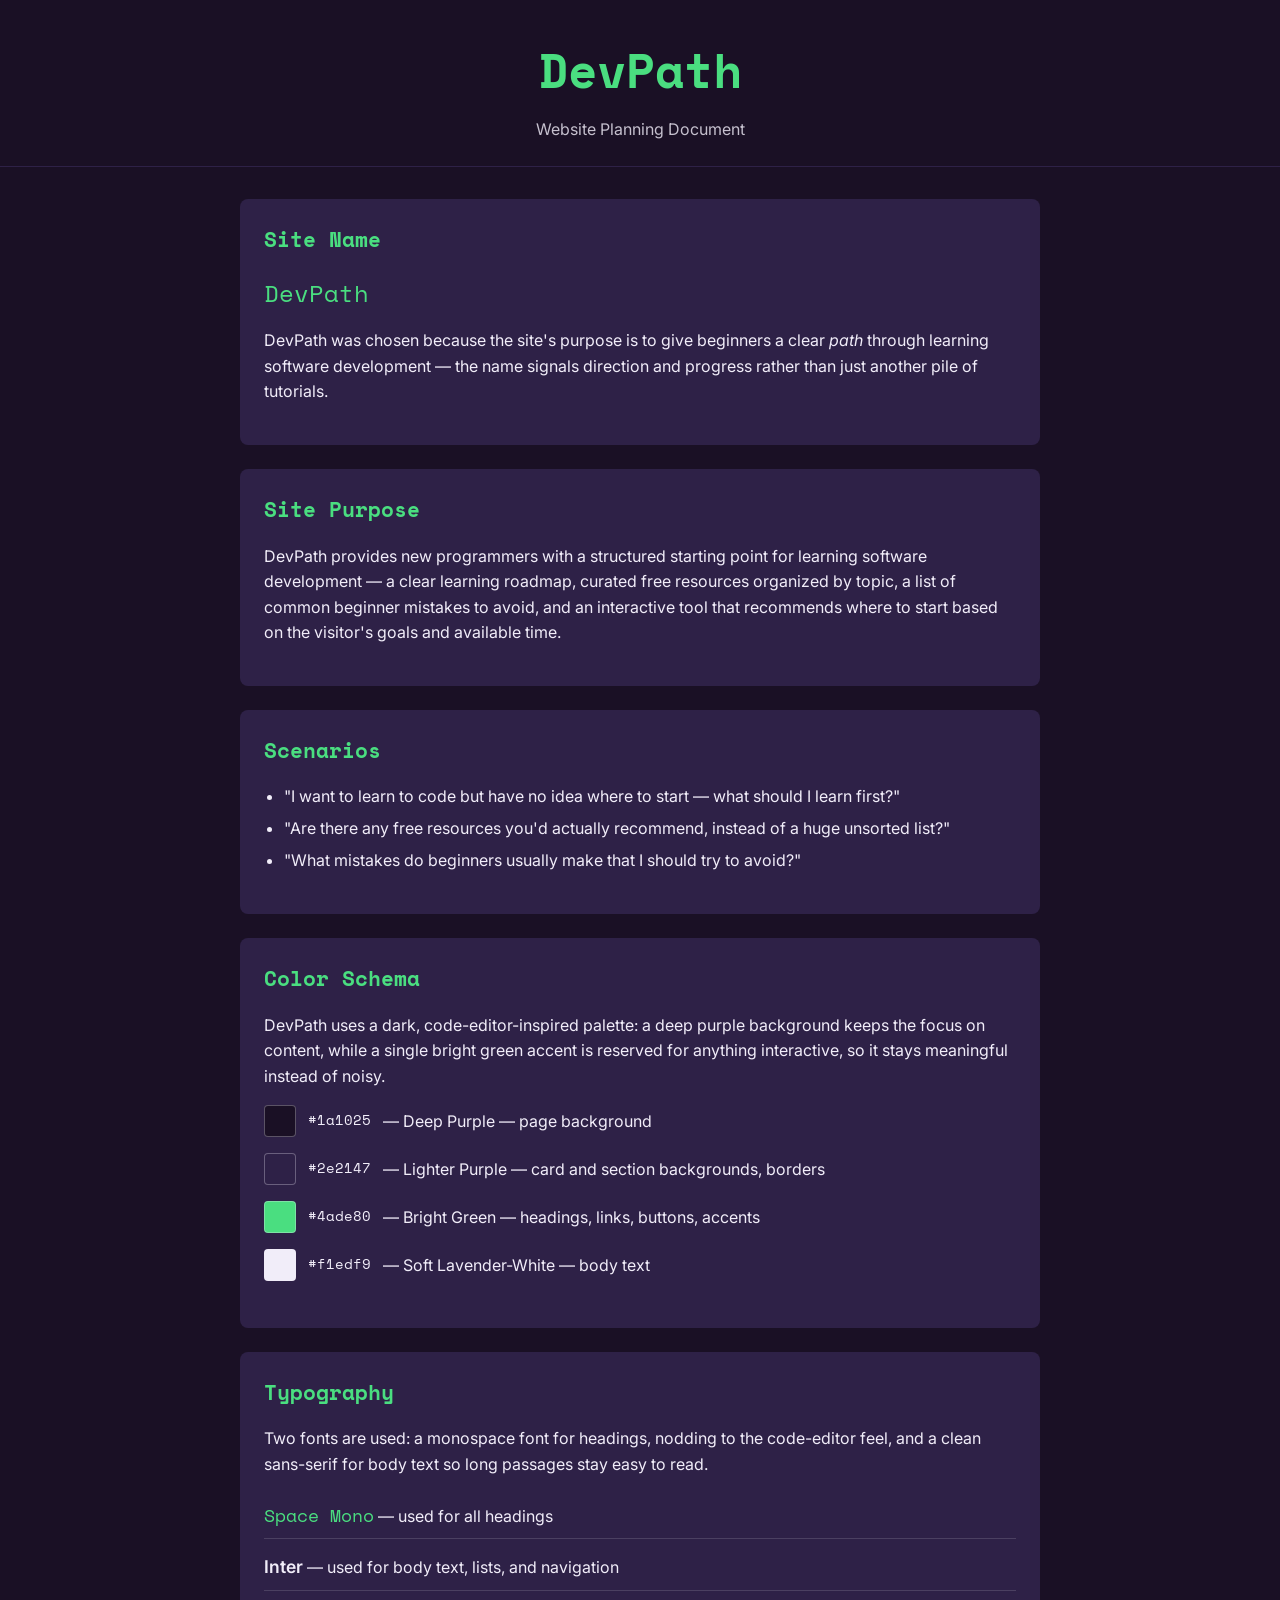
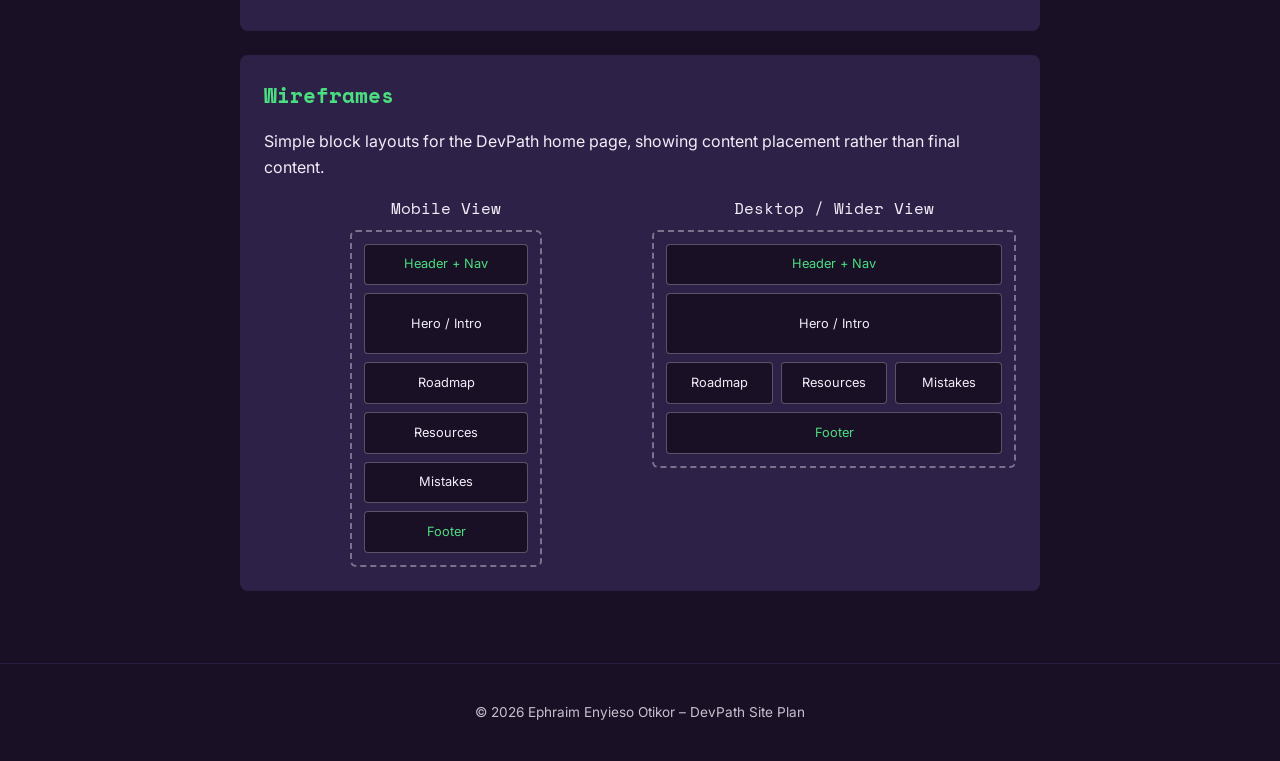
<file: project/siteplan.html>
<!DOCTYPE html>
<html lang="en">
<head>
  <meta charset="UTF-8">
  <meta name="viewport" content="width=device-width, initial-scale=1">
  <title>DevPath – Website Planning Document</title>
  <meta name="description" content="Website planning document for DevPath, a beginner's guide to software development, created for WDD 131 by Ephraim Enyieso Otikor.">
  <meta name="author" content="Ephraim Enyieso Otikor">
  <link rel="preconnect" href="https://fonts.googleapis.com">
  <link rel="preconnect" href="https://fonts.gstatic.com" crossorigin>
  <link href="https://fonts.googleapis.com/css2?family=Space+Mono:wght@400;700&family=Inter:wght@400;600&display=swap" rel="stylesheet">
  <link rel="stylesheet" href="styles/siteplan.css">
</head>
<body>
  <header>
    <h1>DevPath</h1>
    <p class="tagline">Website Planning Document</p>
  </header>

  <main>
    <section id="site-name">
      <h2>Site Name</h2>
      <p class="site-name-display">DevPath</p>
      <p>DevPath was chosen because the site's purpose is to give beginners a clear <em>path</em> through learning software development — the name signals direction and progress rather than just another pile of tutorials.</p>
    </section>

    <section id="site-purpose">
      <h2>Site Purpose</h2>
      <p>DevPath provides new programmers with a structured starting point for learning software development — a clear learning roadmap, curated free resources organized by topic, a list of common beginner mistakes to avoid, and an interactive tool that recommends where to start based on the visitor's goals and available time.</p>
    </section>

    <section id="scenarios">
      <h2>Scenarios</h2>
      <ul>
        <li>"I want to learn to code but have no idea where to start — what should I learn first?"</li>
        <li>"Are there any free resources you'd actually recommend, instead of a huge unsorted list?"</li>
        <li>"What mistakes do beginners usually make that I should try to avoid?"</li>
      </ul>
    </section>

    <section id="color-schema">
      <h2>Color Schema</h2>
      <p>DevPath uses a dark, code-editor-inspired palette: a deep purple background keeps the focus on content, while a single bright green accent is reserved for anything interactive, so it stays meaningful instead of noisy.</p>
      <ul class="swatches">
        <li>
          <span class="swatch swatch-bg"></span>
          <code>#1a1025</code> — Deep Purple — page background
        </li>
        <li>
          <span class="swatch swatch-surface"></span>
          <code>#2e2147</code> — Lighter Purple — card and section backgrounds, borders
        </li>
        <li>
          <span class="swatch swatch-accent"></span>
          <code>#4ade80</code> — Bright Green — headings, links, buttons, accents
        </li>
        <li>
          <span class="swatch swatch-light"></span>
          <code>#f1edf9</code> — Soft Lavender-White — body text
        </li>
      </ul>
    </section>

    <section id="typography">
      <h2>Typography</h2>
      <p>Two fonts are used: a monospace font for headings, nodding to the code-editor feel, and a clean sans-serif for body text so long passages stay easy to read.</p>
      <ul class="fonts">
        <li><span class="font-heading">Space Mono</span> — used for all headings</li>
        <li><span class="font-body">Inter</span> — used for body text, lists, and navigation</li>
      </ul>
    </section>

    <section id="wireframes">
      <h2>Wireframes</h2>
      <p>Simple block layouts for the DevPath home page, showing content placement rather than final content.</p>

      <div class="wireframes">
        <figure class="wireframe wireframe-mobile">
          <figcaption>Mobile View</figcaption>
          <div class="frame">
            <div class="block header-block">Header + Nav</div>
            <div class="block hero-block">Hero / Intro</div>
            <div class="block card-block">Roadmap</div>
            <div class="block card-block">Resources</div>
            <div class="block card-block">Mistakes</div>
            <div class="block footer-block">Footer</div>
          </div>
        </figure>

        <figure class="wireframe wireframe-desktop">
          <figcaption>Desktop / Wider View</figcaption>
          <div class="frame">
            <div class="block header-block">Header + Nav</div>
            <div class="block hero-block">Hero / Intro</div>
            <div class="card-row">
              <div class="block card-block">Roadmap</div>
              <div class="block card-block">Resources</div>
              <div class="block card-block">Mistakes</div>
            </div>
            <div class="block footer-block">Footer</div>
          </div>
        </figure>
      </div>
    </section>
  </main>

  <footer>
    <p>&copy; 2026 Ephraim Enyieso Otikor – DevPath Site Plan</p>
  </footer>
</body>
</html>
</file>
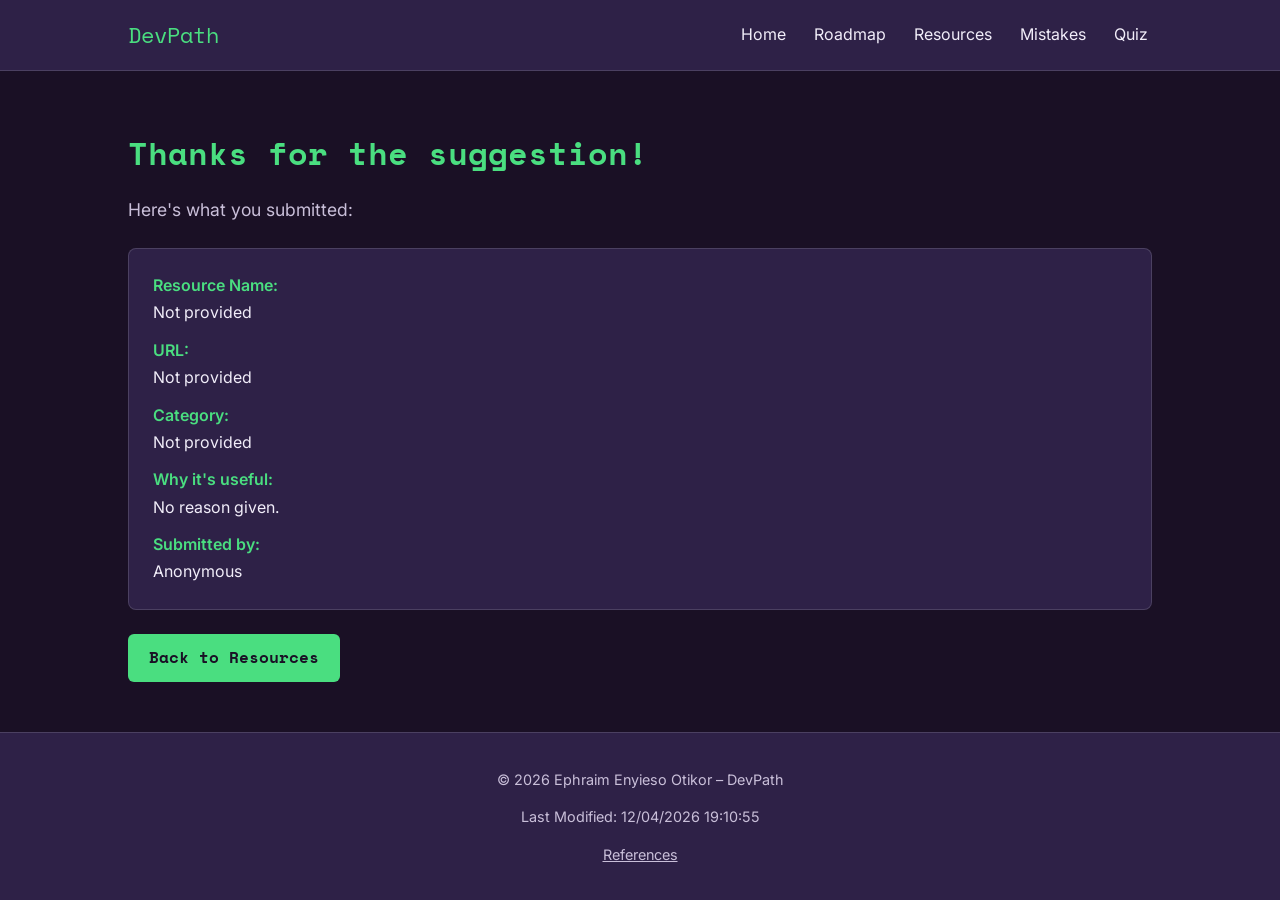
<file: project/thanks.html>
<!DOCTYPE html>
<html lang="en">
<head>
  <meta charset="UTF-8">
  <meta name="viewport" content="width=device-width, initial-scale=1">
  <title>Thanks for the Suggestion – DevPath</title>
  <meta name="description" content="Confirmation page after suggesting a resource on DevPath.">
  <meta name="author" content="Ephraim Enyieso Otikor">
  <link rel="preconnect" href="https://fonts.googleapis.com">
  <link rel="preconnect" href="https://fonts.gstatic.com" crossorigin>
  <link href="https://fonts.googleapis.com/css2?family=Space+Mono:wght@400;700&family=Inter:wght@400;600&display=swap" rel="stylesheet">
  <link rel="stylesheet" href="styles/devpath.css">
  <script src="scripts/main.js" defer></script>
  <script src="scripts/thanks.js" defer></script>
</head>
<body>
  <header>
    <div class="site-header-inner">
      <a href="index.html" class="logo">DevPath</a>
      <nav>
        <a href="index.html">Home</a>
        <a href="roadmap.html">Roadmap</a>
        <a href="resources.html">Resources</a>
        <a href="mistakes.html">Mistakes</a>
        <a href="quiz.html">Quiz</a>
      </nav>
    </div>
  </header>

  <main>
    <h1>Thanks for the suggestion!</h1>
    <p class="lede">Here's what you submitted:</p>

    <dl class="summary">
      <dt>Resource Name:</dt>
      <dd id="summary-name"></dd>

      <dt>URL:</dt>
      <dd id="summary-url"></dd>

      <dt>Category:</dt>
      <dd id="summary-category"></dd>

      <dt>Why it's useful:</dt>
      <dd id="summary-why"></dd>

      <dt>Submitted by:</dt>
      <dd id="summary-suggester"></dd>
    </dl>

    <a href="resources.html" class="button">Back to Resources</a>
  </main>

  <footer>
    <p>&copy; <span id="currentyear"></span> Ephraim Enyieso Otikor – DevPath</p>
    <p id="lastModified"></p>
    <p><a href="references.html">References</a></p>
  </footer>
</body>
</html>
</file>
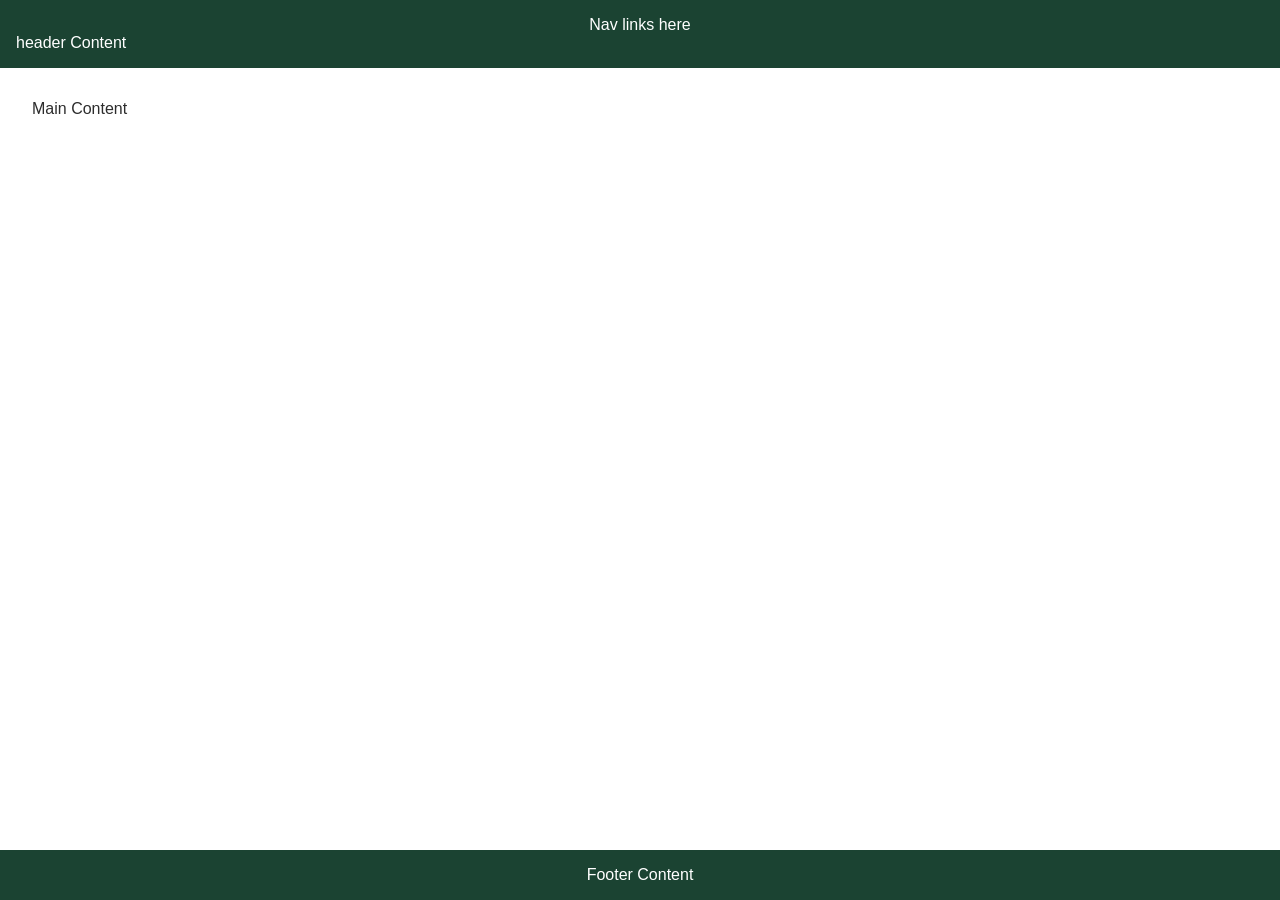
<file: Week01/basic-layout.html>
<!DOCTYPE html>
<html lang="en">
<head>
    <meta charset="UTF-8">
    <meta name="viewport" content="width=device-width, initial-scale=1.0">
    <title>Ephraim Otiikor- WDD131</title>
    <link rel="stylesheet" href="Styles/layout.css">
</head>
<body>
    <header>
        <nav>
            Nav links here
        </nav>
        header Content
    </header>
    <main>
        Main Content 
    </main>
    <footer>
        Footer Content
    </footer>
    
</body>
</html>
</file>
<file: styles/base.css>
:root {
  --ink: #14262b;
  --mist: #eef3f4;
  --teal: #0b5a60;
  --sun: #f2b441;
  --line: #bccbcd;
  --heading: "Bricolage Grotesque", Georgia, serif;
  --body: "Figtree", Arial, sans-serif;
}

* { box-sizing: border-box; }

body {
  margin: 0;
  min-height: 100vh;
  display: grid;
  grid-template-rows: auto 1fr auto;
  background: var(--mist);
  color: var(--ink);
  font-family: var(--body);
  line-height: 1.6;
}

/* Header: title band + separate nav bar */
header { color: var(--mist); }

#course-title {
  display: block;
  background: var(--ink);
  text-align: center;
  font-family: var(--heading);
  font-weight: 700;
  font-size: clamp(1.25rem, 4vw, 2rem);
  padding: 1rem;
}

nav {
  background: var(--teal);
  display: flex;
  justify-content: space-between;
  flex-wrap: wrap;
  gap: 0.25rem 1.25rem;
  padding: 0.25rem 2rem;
}

nav a {
  color: var(--mist);
  text-decoration: none;
  padding: 0.6rem 0.25rem;
  background: linear-gradient(var(--sun), var(--sun)) no-repeat left bottom / 0 3px;
  transition: background-size 0.25s ease;
}

nav a:hover,
nav a:focus-visible {
  background-size: 100% 3px;
  outline: none;
}

/* Main: two-column card grid */
main {
  width: min(100% - 2rem, 62rem);
  margin-inline: auto;
  padding-block: 1.5rem 2.5rem;
  display: grid;
  grid-template-columns: 2fr 1fr;
  gap: 1.5rem;
}

h1 {
  grid-column: 1 / -1;
  margin: 0;
  text-align: center;
  font-family: var(--heading);
  font-size: clamp(2rem, 6vw, 3rem);
}

.card {
  background: #fff;
  border: 1px solid var(--line);
  border-radius: 8px;
  overflow: hidden;
}

.card h2 {
  margin: 0;
  padding: 0.6rem 1rem;
  background: var(--teal);
  color: #fff;
  text-align: center;
  font-family: var(--heading);
  font-size: 1.15rem;
}

.card-body { padding: 1.25rem; }

/* About Me card */
.intro { display: flow-root; }
.intro p { margin: 0; }

.portrait {
  float: right;
  width: 150px;
  height: auto;
  margin: 0 0 0.75rem 1rem;
  border: 1px solid var(--line);
}

.location h3 {
  width: min(100%, 20rem);
  margin: 1.25rem auto 0.75rem;
  padding-bottom: 0.4rem;
  border-bottom: 1px solid var(--line);
  text-align: center;
  font-family: var(--heading);
  font-size: 1.2rem;
}

.location-body {
  display: flex;
  flex-wrap: wrap;
  align-items: flex-start;
  gap: 1rem;
}

.location-body figure {
  margin: 0;
  width: 9rem;
  text-align: center;
}

.location-body figure img {
  display: block;
  width: 100%;
  height: auto;
  border: 1px solid var(--line);
}

figcaption {
  margin-top: 0.4rem;
  font-size: 0.85rem;
  font-style: italic;
}

.location-body p {
  flex: 1 1 14rem;
  margin: 0;
}

/* Web Dev Resources card */
.resources ul {
  margin: 0;
  padding-left: 1.25rem;
}

.resources li { margin-block: 0.5rem; }
.resources a { color: var(--teal); }

.resources a:hover {
  color: var(--ink);
  text-decoration-thickness: 2px;
}

/* Footer */
footer {
  background: var(--ink);
  color: var(--mist);
  text-align: center;
  padding: 1rem;
}

footer p { margin: 0.25rem 0; }

#lastModified {
  color: var(--sun);
  font-size: 0.875rem;
}

/* Small screens: stack the cards */
@media (max-width: 45rem) {
  main { grid-template-columns: 1fr; }
  nav { justify-content: center; padding-inline: 1rem; }
}

@media (prefers-reduced-motion: reduce) {
  nav a { transition: none; }
}
</file>
<file: project/styles/devpath.css>
:root {
  --bg: #1a1025;
  --surface: #2e2147;
  --surface-light: #3a2a5c;
  --accent: #4ade80;
  --accent-dark: #22a35a;
  --text: #f1edf9;
  --text-dim: #c9bfd9;
  --border: rgba(241, 237, 249, 0.15);
  --heading-font: "Space Mono", "Courier New", monospace;
  --body-font: "Inter", Arial, sans-serif;
}

* { box-sizing: border-box; }

body {
  margin: 0;
  min-height: 100vh;
  display: grid;
  grid-template-rows: auto 1fr auto;
  background: var(--bg);
  color: var(--text);
  font-family: var(--body-font);
  line-height: 1.6;
}

h1, h2, h3 {
  font-family: var(--heading-font);
  color: var(--accent);
  line-height: 1.3;
}

a { color: var(--accent); }
a:hover, a:focus-visible { text-decoration-thickness: 2px; }

img { max-width: 100%; height: auto; display: block; }

/* Header + nav, shared on every page */
header {
  background: var(--surface);
  border-bottom: 1px solid var(--border);
}

.site-header-inner {
  width: min(100% - 2rem, 64rem);
  margin-inline: auto;
  padding: 1rem 0;
  display: flex;
  align-items: center;
  justify-content: space-between;
  flex-wrap: wrap;
  gap: 0.75rem;
}

.logo {
  font-family: var(--heading-font);
  font-size: 1.4rem;
  color: var(--accent);
  text-decoration: none;
}

nav {
  display: flex;
  flex-wrap: wrap;
  gap: 0.25rem 1.25rem;
}

nav a {
  color: var(--text);
  text-decoration: none;
  padding: 0.4rem 0.25rem;
  background: linear-gradient(var(--accent), var(--accent)) no-repeat left bottom / 0 2px;
  transition: background-size 0.2s ease;
}

nav a:hover,
nav a:focus-visible,
nav a[aria-current="page"] {
  background-size: 100% 2px;
  color: var(--accent);
  outline: none;
}

/* Page layout */
main {
  width: min(100% - 2rem, 64rem);
  margin-inline: auto;
  padding-block: 2.5rem 3rem;
}

.lede {
  font-size: 1.1rem;
  color: var(--text-dim);
  max-width: 42rem;
}

/* Cards, used on the home page and elsewhere */
.card-grid {
  display: grid;
  grid-template-columns: repeat(auto-fit, minmax(14rem, 1fr));
  gap: 1.5rem;
  margin-top: 2rem;
}

.card {
  background: var(--surface);
  border: 1px solid var(--border);
  border-radius: 8px;
  padding: 1.5rem;
}

.card h3 { margin-top: 0; }

.button {
  display: inline-block;
  background: var(--accent);
  color: var(--bg);
  font-family: var(--heading-font);
  font-weight: 700;
  text-decoration: none;
  padding: 0.7rem 1.3rem;
  border-radius: 6px;
  border: none;
  cursor: pointer;
  font-size: 1rem;
}

.button:hover,
.button:focus-visible {
  background: var(--accent-dark);
  outline: none;
}

/* Forms (resources.html's suggestion form) */
.field {
  margin-bottom: 1.25rem;
}

label, legend {
  display: block;
  font-weight: 600;
  margin-bottom: 0.4rem;
}

.hint {
  font-weight: 400;
  color: var(--text-dim);
  font-size: 0.85rem;
}

select, input[type="text"], input[type="url"], textarea {
  width: 100%;
  padding: 0.6rem 0.75rem;
  border: 1px solid var(--border);
  border-radius: 6px;
  background: var(--bg);
  color: var(--text);
  font-family: var(--body-font);
  font-size: 1rem;
}

select:focus, input:focus, textarea:focus {
  outline: 2px solid var(--accent);
  outline-offset: 1px;
}

footer {
  background: var(--surface);
  border-top: 1px solid var(--border);
  text-align: center;
  padding: 1.25rem;
  font-size: 0.9rem;
  color: var(--text-dim);
}

footer a { color: var(--text-dim); }

@media (max-width: 40rem) {
  .site-header-inner { flex-direction: column; align-items: flex-start; }
}

/* Roadmap page */
.roadmap-list {
  list-style: none;
  padding: 0;
  margin-top: 2rem;
  counter-reset: none;
}

.roadmap-list li {
  background: var(--surface);
  border: 1px solid var(--border);
  border-left: 4px solid var(--accent);
  border-radius: 8px;
  padding: 1.25rem 1.5rem;
  margin-bottom: 1.25rem;
}

.roadmap-list h2 {
  margin: 0 0 0.5rem;
  font-size: 1.15rem;
  display: flex;
  flex-wrap: wrap;
  align-items: baseline;
  gap: 0.6rem;
}

.time {
  font-family: var(--body-font);
  font-weight: 600;
  font-size: 0.85rem;
  color: var(--text-dim);
}

/* Mistakes page */
.mistake-list {
  margin-top: 2rem;
  display: grid;
  gap: 1.25rem;
}

.mistake {
  background: var(--surface);
  border: 1px solid var(--border);
  border-radius: 8px;
  padding: 1.25rem 1.5rem;
}

.mistake h2 {
  margin: 0 0 0.5rem;
  font-size: 1.1rem;
}

/* Resources page */
.resource-category {
  margin-top: 2.5rem;
}

.resource-category h2 {
  display: flex;
  align-items: center;
  gap: 0.75rem;
  font-size: 1.2rem;
}

.resource-category img {
  border-radius: 6px;
}

.resource-list {
  list-style: none;
  padding: 0;
  margin-top: 1rem;
  display: grid;
  gap: 0.75rem;
}

.resource-list li {
  background: var(--surface);
  border: 1px solid var(--border);
  border-radius: 6px;
  padding: 0.9rem 1.1rem;
}

.resource-list a {
  font-weight: 600;
}

/* Suggestion form */
.suggest-form {
  margin-top: 3rem;
  background: var(--surface);
  border: 1px solid var(--border);
  border-radius: 8px;
  padding: 1.5rem;
}

.form-note {
  margin: 0 0 1.25rem;
  font-size: 0.9rem;
  color: var(--text-dim);
}

.required-mark {
  color: var(--accent);
  font-weight: 700;
}

/* Confirmation page summary */
.summary {
  background: var(--surface);
  border: 1px solid var(--border);
  border-radius: 8px;
  padding: 1.5rem;
  margin-top: 1.5rem;
  margin-bottom: 1.5rem;
}

.summary dt {
  color: var(--accent);
  font-weight: 600;
  margin-top: 0.75rem;
}

.summary dt:first-child { margin-top: 0; }

.summary dd { margin: 0.1rem 0 0; }

/* Quiz page */
.quiz-progress {
  color: var(--text-dim);
  font-family: var(--heading-font);
  font-size: 0.85rem;
  margin-bottom: 0.75rem;
}

.quiz-card {
  background: var(--surface);
  border: 1px solid var(--border);
  border-radius: 8px;
  padding: 1.5rem;
  max-width: 32rem;
}

.quiz-options {
  display: grid;
  gap: 0.75rem;
  margin-top: 1.25rem;
}

.quiz-option {
  text-align: left;
  background: var(--bg);
  color: var(--text);
  border: 1px solid var(--border);
  border-radius: 6px;
  padding: 0.8rem 1rem;
  font-family: var(--body-font);
  font-size: 1rem;
  cursor: pointer;
  transition: border-color 0.15s ease, color 0.15s ease;
}

.quiz-option:hover,
.quiz-option:focus-visible {
  border-color: var(--accent);
  color: var(--accent);
  outline: none;
}

.quiz-result p,
.quiz-welcome-back p {
  color: var(--text-dim);
  margin-bottom: 1.25rem;
}
</file>
<file: styles/form.css>
:root {
  --ink: #14262b;
  --mist: #eef3f4;
  --teal: #0b5a60;
  --sun: #f2b441;
  --sun-text: #b45309;
  --line: #bccbcd;
  --white: #ffffff;
  --heading: "Bricolage Grotesque", Georgia, serif;
  --body: "Figtree", Arial, sans-serif;
}

* { box-sizing: border-box; }

body {
  margin: 0;
  min-height: 100vh;
  display: grid;
  grid-template-rows: auto 1fr auto;
  background: var(--mist);
  color: var(--ink);
  font-family: var(--body);
  line-height: 1.6;
}

header {
  background: var(--ink);
  color: var(--mist);
  text-align: center;
  padding: 1.25rem;
}

header h1 {
  margin: 0;
  font-family: var(--heading);
  font-size: clamp(1.5rem, 5vw, 2.25rem);
}

main {
  width: min(100% - 2rem, 36rem);
  margin-inline: auto;
  padding-block: 2rem 2.5rem;
}

form {
  background: var(--white);
  border: 1px solid var(--line);
  border-radius: 8px;
  padding: 1.5rem;
}

.field {
  margin-bottom: 1.5rem;
  border: none;
  padding: 0;
}

.field:last-child { margin-bottom: 0; }

label,
legend {
  display: block;
  font-weight: 600;
  color: var(--teal);
  margin-bottom: 0.4rem;
}

.hint {
  font-weight: 400;
  color: var(--ink);
  opacity: 0.7;
  font-size: 0.85rem;
}

select,
input[type="date"],
input[type="text"],
textarea {
  width: 100%;
  padding: 0.6rem 0.75rem;
  border: 1px solid var(--line);
  border-radius: 6px;
  background: var(--white);
  color: var(--ink);
  font-family: var(--body);
  font-size: 1rem;
}

select:focus,
input:focus,
textarea:focus {
  outline: 2px solid var(--teal);
  outline-offset: 1px;
}

textarea { resize: vertical; }

/* Star rating */
.rating {
  display: flex;
  flex-wrap: wrap;
  justify-content: space-between;
  gap: 0.75rem;
}

.rating-item {
  display: flex;
  flex-direction: column;
  align-items: center;
  gap: 0.4rem;
}

.stars {
  color: var(--sun-text);
  font-size: 1.1rem;
  letter-spacing: 0.1em;
}

.rating-item input[type="radio"] {
  width: 1.3rem;
  height: 1.3rem;
  accent-color: var(--teal);
}

/* Checkboxes */
.checkbox-row {
  display: flex;
  align-items: center;
  gap: 0.6rem;
  margin-bottom: 0.5rem;
}

.checkbox-row label {
  margin: 0;
  font-weight: 400;
  color: var(--ink);
}

.checkbox-row input[type="checkbox"] {
  width: 1.2rem;
  height: 1.2rem;
  accent-color: var(--teal);
}

/* Submit button */
input[type="submit"] {
  width: 100%;
  background: var(--teal);
  color: var(--white);
  border: none;
  border-radius: 6px;
  padding: 0.8rem;
  font-size: 1.05rem;
  font-weight: 600;
  font-family: var(--heading);
  cursor: pointer;
  transition: background 0.2s ease;
}

input[type="submit"]:hover,
input[type="submit"]:focus-visible {
  background: var(--ink);
}

/* Confirmation page summary */
.summary {
  background: var(--white);
  border: 1px solid var(--line);
  border-radius: 8px;
  padding: 1.5rem;
}

.summary dt {
  color: var(--teal);
  font-weight: 600;
  margin-top: 0.75rem;
}

.summary dd { margin: 0.1rem 0 0; }

.review-count {
  margin-top: 1.5rem;
  padding: 1rem;
  background: var(--mist);
  border-radius: 6px;
  text-align: center;
  font-weight: 600;
  color: var(--teal);
}

footer {
  background: var(--ink);
  color: var(--mist);
  text-align: center;
  padding: 1rem;
}

footer p { margin: 0.25rem 0; }

#lastModified {
  color: var(--sun);
  font-size: 0.875rem;
}

@media (max-width: 480px) {
  .rating {
    justify-content: center;
    gap: 1rem 0.6rem;
  }
}
.required-mark {
  color: var(--sun-text);
  font-weight: 700;
}

.form-note {
  margin: 0 0 1.25rem;
  font-size: 0.9rem;
  color: var(--ink);
  opacity: 0.8;
}
</file>
<file: styles/place.css>
:root {
  --ink: #14262b;
  --mist: #eef3f4;
  --teal: #0b5a60;
  --sun: #f2b441;
  --line: #bccbcd;
  --heading: "Bricolage Grotesque", Georgia, serif;
  --body: "Figtree", Arial, sans-serif;
}

* { box-sizing: border-box; }

body {
  margin: 0;
  min-height: 100vh;
  display: grid;
  grid-template-rows: auto 1fr auto;
  background: var(--mist);
  color: var(--ink);
  font-family: var(--body);
  line-height: 1.6;
}

header {
  background: var(--ink);
  color: var(--mist);
  text-align: center;
  padding: 1rem;
}

header h1 {
  margin: 0;
  font-family: var(--heading);
  font-size: clamp(1.5rem, 5vw, 2.25rem);
}

main {
  width: min(100% - 2rem, 62rem);
  margin-inline: auto;
  padding-block: 1.5rem 2.5rem;
}

/* Hero frame: holds the photo plus the two overlay cards */
.hero-frame {
  position: relative;
  border: 1px solid var(--line);
  border-radius: 8px;
  overflow: hidden;
  background: #fff;
}

.hero-frame picture,
.hero-frame img {
  display: block;
  width: 100%;
  height: auto;
}

.card {
  background: rgba(255, 255, 255, 0.95);
  border: 1px solid var(--line);
  border-radius: 8px;
  padding: 1rem 1.25rem;
}

.card h2 {
  margin: 0 0 0.6rem;
  font-family: var(--heading);
  font-size: 1.2rem;
  display: flex;
  align-items: center;
  gap: 0.5rem;
}

.card ul {
  list-style: none;
  margin: 0;
  padding: 0;
}

.card li {
  display: flex;
  justify-content: space-between;
  gap: 1rem;
  padding: 0.3rem 0;
  border-bottom: 1px dashed var(--line);
}

.card li:last-child { border-bottom: none; }

.label { color: var(--teal); font-weight: 600; }

.weather-icon { display: inline-block; }

/* Weather emoticon for wide view; hidden until the media query below enables it */
.weather-card h2::after {
  content: "";
}

/* Mobile default: stack Data, image, Weather in one column */
.data-card,
.weather-card {
  position: static;
  width: auto;
  margin: 1rem 0;
}

.weather-frame-gap { display: none; }

/* Wide view: overlay the cards on the corners of the hero photo */
@media (min-width: 45rem) {
  .data-card {
    position: absolute;
    top: 1rem;
    left: 1rem;
    width: 15rem;
  }

  .weather-card {
    position: absolute;
    right: 1rem;
    bottom: 1rem;
    width: 15rem;
    margin: 0;
  }

  /* Swap the SVG icon for an emoticon via a pseudo-element, as required */
  .weather-card .weather-icon { display: none; }

  .weather-card h2::after {
    content: "\2600\FE0F";
    font-size: 1.4rem;
    line-height: 1;
  }
}

footer {
  background: var(--ink);
  color: var(--mist);
  text-align: center;
  padding: 1rem;
}

footer p { margin: 0.25rem 0; }

#lastModified {
  color: var(--sun);
  font-size: 0.875rem;
}
</file>
<file: project/styles/siteplan.css>
:root {
  --bg: #1a1025;
  --surface: #2e2147;
  --accent: #4ade80;
  --text: #f1edf9;
  --heading-font: "Space Mono", "Courier New", monospace;
  --body-font: "Inter", Arial, sans-serif;
}

* { box-sizing: border-box; }

body {
  margin: 0;
  background: var(--bg);
  color: var(--text);
  font-family: var(--body-font);
  line-height: 1.6;
}

header {
  text-align: center;
  padding: 2rem 1rem 1.5rem;
  border-bottom: 1px solid var(--surface);
}

h1 {
  margin: 0;
  font-family: var(--heading-font);
  color: var(--accent);
  font-size: clamp(2rem, 6vw, 3rem);
}

.tagline {
  margin: 0.5rem 0 0;
  color: var(--text);
  opacity: 0.8;
}

main {
  width: min(100% - 2rem, 50rem);
  margin-inline: auto;
  padding-block: 2rem 3rem;
}

section {
  background: var(--surface);
  border-radius: 8px;
  padding: 1.5rem;
  margin-bottom: 1.5rem;
}

h2 {
  margin-top: 0;
  font-family: var(--heading-font);
  color: var(--accent);
  font-size: 1.3rem;
}

.site-name-display {
  font-family: var(--heading-font);
  font-size: 1.5rem;
  color: var(--accent);
  margin: 0 0 0.75rem;
}

ul { padding-left: 1.25rem; }
li { margin-bottom: 0.4rem; }

a { color: var(--accent); }

/* Color swatches */
.swatches {
  list-style: none;
  padding: 0;
  display: flex;
  flex-direction: column;
  gap: 0.6rem;
}

.swatches li {
  display: flex;
  align-items: center;
  gap: 0.75rem;
}

.swatch {
  display: inline-block;
  width: 2rem;
  height: 2rem;
  border-radius: 4px;
  border: 1px solid rgba(241, 237, 249, 0.3);
  flex-shrink: 0;
}

.swatch-bg { background: var(--bg); }
.swatch-surface { background: var(--surface); }
.swatch-accent { background: var(--accent); }
.swatch-light {
  background: var(--text);
  border-color: rgba(241, 237, 249, 0.6);
}

code {
  font-family: var(--heading-font);
  font-size: 0.85rem;
}

/* Typography sample */
.fonts {
  list-style: none;
  padding: 0;
}

.fonts li {
  padding: 0.5rem 0;
  border-bottom: 1px solid rgba(241, 237, 249, 0.15);
}

.font-heading {
  font-family: var(--heading-font);
  font-size: 1.1rem;
  color: var(--accent);
}

.font-body {
  font-family: var(--body-font);
  font-weight: 600;
  font-size: 1.1rem;
}

/* Wireframes */
.wireframes {
  display: flex;
  flex-wrap: wrap;
  gap: 1.5rem;
  justify-content: center;
}

.wireframe {
  margin: 0;
  flex: 1 1 14rem;
}

.wireframe figcaption {
  text-align: center;
  font-family: var(--heading-font);
  margin-bottom: 0.5rem;
  color: var(--text);
}

.frame {
  border: 2px dashed rgba(241, 237, 249, 0.4);
  border-radius: 6px;
  padding: 0.75rem;
  display: flex;
  flex-direction: column;
  gap: 0.5rem;
}

.wireframe-mobile .frame { max-width: 12rem; margin-inline: auto; }

.block {
  background: var(--bg);
  border: 1px solid rgba(241, 237, 249, 0.3);
  border-radius: 4px;
  padding: 0.6rem;
  text-align: center;
  font-size: 0.8rem;
}

.header-block { color: var(--accent); }
.hero-block { padding-block: 1.2rem; }
.footer-block { color: var(--accent); }

.card-row {
  display: flex;
  gap: 0.5rem;
}

.card-row .block { flex: 1; }

footer {
  text-align: center;
  padding: 1.5rem;
  border-top: 1px solid var(--surface);
  font-size: 0.85rem;
  opacity: 0.8;
}
</file>
<file: Week01/Styles/layout.css>
body {
  margin: 0;
  font-family: 'Segoe UI', Arial, sans-serif;
  color: #2d2d2d;
  background-color: #ffffff;
  display: grid;
  grid-template-rows: auto 1fr auto;
  min-height: 100vh;
}

      nav {
     display: flex;
     justify-content: space-around; /* or your preference */
   }

   /* ===== Header ===== */
header {
  background-color: #1b4332; /* forest green */
  color: #ffffff;
  padding: 1rem;
}

header h1 {
  margin: 0 0 0.5rem 0;
}

/* Nav links styling */
nav a {
  color: #ffffff;
  text-decoration: none;
  font-weight: bold;
  padding: 0.5rem 1rem;
  border-radius: 4px;
  transition: background-color 0.2s ease;
}

nav a:hover {
  background-color: #95d5b2; /* mint accent on hover */
  color: #1b4332;
}

/* ===== Main content ===== */
main {
  padding: 2rem;
  background-color: #ffffff;
}

/* ===== Footer ===== */
footer {
  background-color: #1b4332;
  color: #ffffff;
  text-align: center;
  padding: 1rem;
}

/* ===== Links & buttons ===== */
a {
  color: #f4a261; /* soft orange accent */
}

button {
  background-color: #95d5b2;
  color: #1b4332;
  border: none;
  padding: 0.5rem 1rem;
  border-radius: 4px;
  cursor: pointer;
}

button:hover {
  background-color: #f4a261;
  color: #ffffff;
}
</file>
